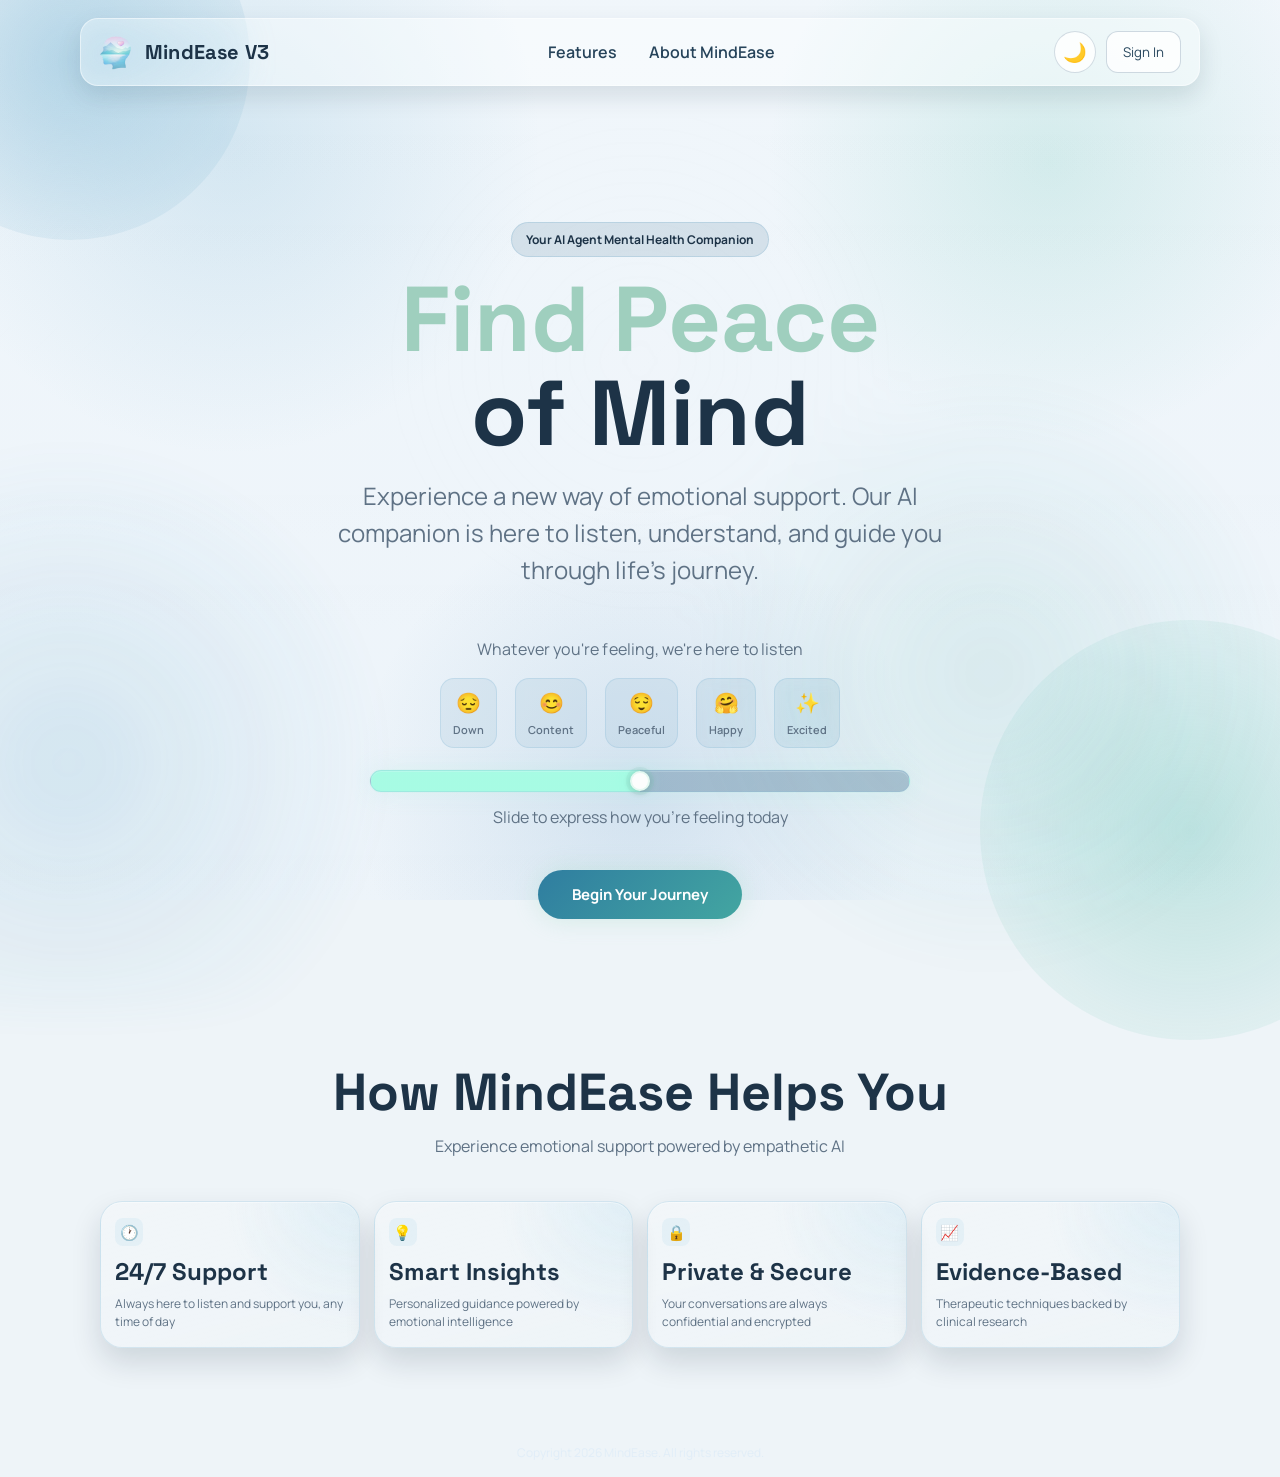
<file: Frontend/index.html>
<!DOCTYPE html>
<html lang="en">
<head>
	<meta charset="UTF-8">
	<meta name="viewport" content="width=device-width, initial-scale=1.0">
	<title>MindEase | Begin Your Journey</title>
	<link rel="preconnect" href="https://fonts.googleapis.com">
	<link rel="preconnect" href="https://fonts.gstatic.com" crossorigin>
	<link href="https://fonts.googleapis.com/css2?family=Space+Grotesk:wght@400;500;600;700&family=Manrope:wght@400;500;700&display=swap" rel="stylesheet">
	<link rel="stylesheet" href="styles/base.css">
	<link rel="stylesheet" href="styles/home.css">
</head>
<body>
	<div class="ambient-shape one"></div>
	<div class="ambient-shape two"></div>

	<header class="topbar">
		<div class="brand-wrap">
			<img src="logo.jpg" alt="MindEase logo" class="brand-logo">
			<div class="brand-text">MindEase V3</div>
		</div>
		<nav class="top-nav">
			<a href="features.html">Features</a>
			<a href="about.html">About MindEase</a>
		</nav>
		<div class="header-right">
			<button id="themeToggle" class="theme-toggle" type="button" aria-label="Toggle theme">🌙</button>
			<button id="headerSignIn" class="ghost-btn">Sign In</button>
		</div>
	</header>

	<main class="landing-page">
		<!-- Hero Section -->
		<section class="hero-section">
			<div class="hero-content">
				<p class="hero-kicker">Your AI Agent Mental Health Companion</p>
				<h1><span class="hero-accent">Find Peace</span><br>of Mind</h1>
				<p class="hero-subtitle">Experience a new way of emotional support. Our AI companion is here to listen, understand, and guide you through life's journey.</p>
				
				<!-- Mood Slider -->
				<div class="mood-slider-section">
					<p class="mood-prompt">Whatever you're feeling, we're here to listen</p>
					<div class="mood-slider-container">
						<div class="mood-option">😔<span>Down</span></div>
						<div class="mood-option">😊<span>Content</span></div>
						<div class="mood-option">😌<span>Peaceful</span></div>
						<div class="mood-option">🤗<span>Happy</span></div>
						<div class="mood-option">✨<span>Excited</span></div>
					</div>
					<input id="landingMoodSlider" class="mood-slider-input" type="range" min="1" max="5" step="1" value="3" aria-label="Mood slider">
					<p class="mood-hint">Slide to express how you're feeling today</p>
				</div>

				<button id="beginBtn" class="primary-btn large-btn">Begin Your Journey</button>
			</div>
		</section>

		<!-- Features Section -->
		<section class="features-section">
			<h2>How MindEase Helps You</h2>
			<p class="features-intro">Experience emotional support powered by empathetic AI</p>
			
			<div class="features-grid">
				<div class="feature-card">
					<div class="feature-icon">🕐</div>
					<h3>24/7 Support</h3>
					<p>Always here to listen and support you, any time of day</p>
				</div>
				<div class="feature-card">
					<div class="feature-icon">💡</div>
					<h3>Smart Insights</h3>
					<p>Personalized guidance powered by emotional intelligence</p>
				</div>
				<div class="feature-card">
					<div class="feature-icon">🔒</div>
					<h3>Private & Secure</h3>
					<p>Your conversations are always confidential and encrypted</p>
				</div>
				<div class="feature-card">
					<div class="feature-icon">📈</div>
					<h3>Evidence-Based</h3>
					<p>Therapeutic techniques backed by clinical research</p>
				</div>
			</div>
		</section>

		<!-- Auth Modal (initially hidden, shown when needed) -->
		<section id="authModal" class="auth-panel reveal hidden">
			<button id="closeAuth" class="close-auth">&times;</button>
			<div class="auth-switch">
				<button id="tabLogin" class="active">Login</button>
				<button id="tabSignup">Sign Up</button>
			</div>

			<form id="authForm" class="auth-form">
				<label id="nameFieldWrap" class="hidden">
					Full Name
					<input id="fullName" type="text" placeholder="Alex Jordan">
				</label>

				<label>
					Email
					<input id="email" type="email" required placeholder="you@example.com">
				</label>

				<label>
					Password
					<input id="password" type="password" required minlength="8" placeholder="Minimum 8 characters">
				</label>

				<label class="password-visibility-row">
					<input id="showPasswordToggle" type="checkbox">
					Show password
				</label>

				<button id="forgotPasswordBtn" type="button" class="text-btn">Forgot Password?</button>

				<button id="authSubmit" type="submit" class="primary-btn">Login</button>
			</form>

			<p id="authMessage" class="form-message"></p>
		</section>
	</main>

	<footer class="site-footer">Copyright 2026 MindEase. All rights reserved.</footer>

	<script src="theme.js"></script>
	<script src="auth.js"></script>
</body>
</html>
</file>
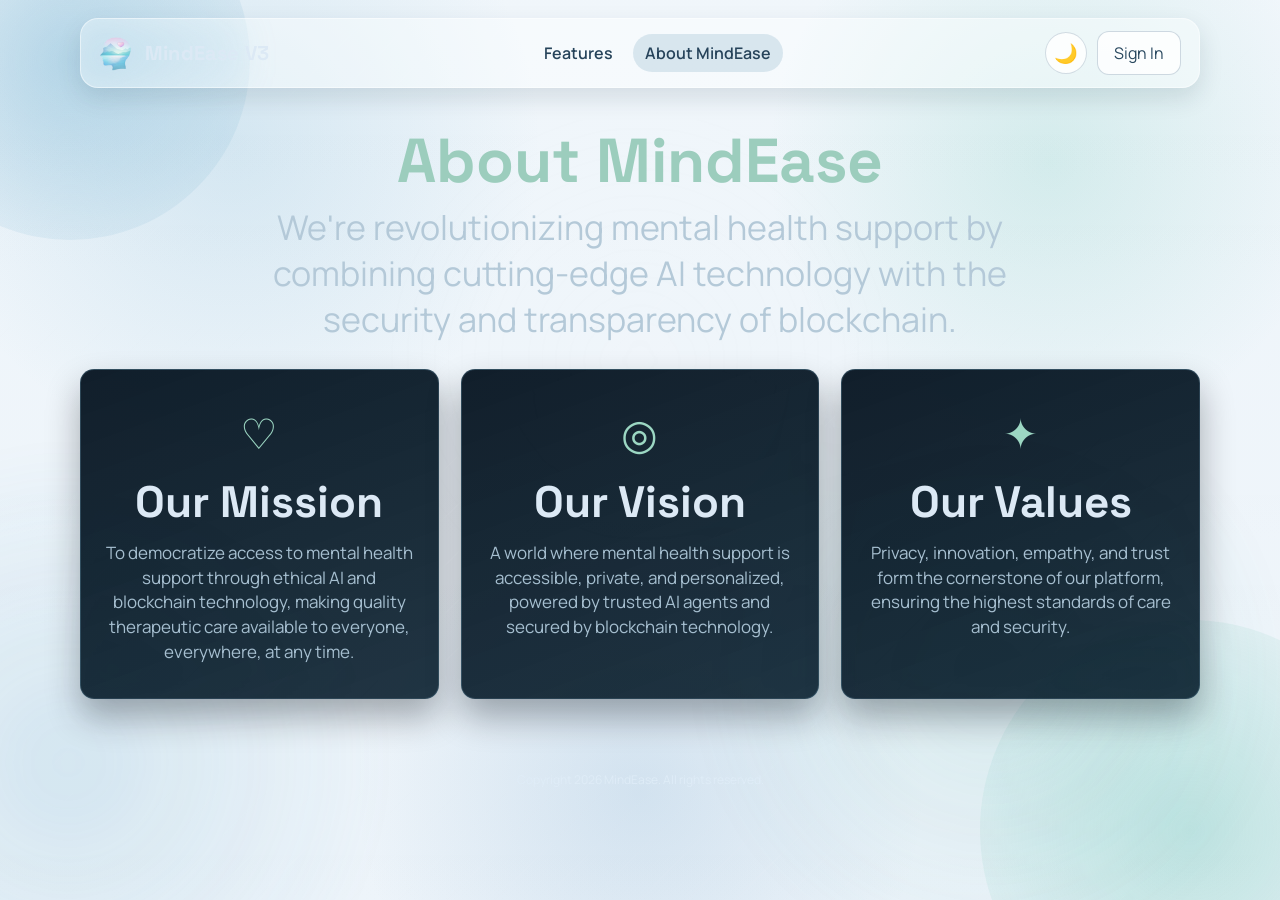
<file: Frontend/about.html>
<!DOCTYPE html>
<html lang="en">
<head>
  <meta charset="UTF-8">
  <meta name="viewport" content="width=device-width, initial-scale=1.0">
  <title>About MindEase | MindEase</title>
  <link rel="preconnect" href="https://fonts.googleapis.com">
  <link rel="preconnect" href="https://fonts.gstatic.com" crossorigin>
  <link href="https://fonts.googleapis.com/css2?family=Space+Grotesk:wght@400;500;600;700&family=Manrope:wght@400;500;700&display=swap" rel="stylesheet">
  <link rel="stylesheet" href="styles/base.css">
  <link rel="stylesheet" href="styles/about.css">
</head>
<body class="about-page">
  <div class="ambient-shape one"></div>
  <div class="ambient-shape two"></div>

  <header class="topbar">
    <div class="brand-wrap">
      <img src="logo.jpg" alt="MindEase logo" class="brand-logo">
      <div class="brand-text">MindEase V3</div>
    </div>
    <nav class="top-nav">
      <a href="features.html">Features</a>
      <a href="about.html" class="active">About MindEase</a>
    </nav>
    <div class="header-right">
      <button id="themeToggle" class="theme-toggle" type="button" aria-label="Toggle theme">🌙</button>
      <a id="headerAuthLink" href="auth.html?redirect=dashboard" class="ghost-btn">Sign In</a>
    </div>
  </header>

  <main class="page-shell about-shell">
    <section class="about-hero">
      <h1>About MindEase</h1>
      <p class="subtitle">We're revolutionizing mental health support by combining cutting-edge AI technology with the security and transparency of blockchain.</p>
    </section>

    <section class="about-grid">
      <article class="about-card">
        <div class="card-icon">♡</div>
        <h2>Our Mission</h2>
        <p>To democratize access to mental health support through ethical AI and blockchain technology, making quality therapeutic care available to everyone, everywhere, at any time.</p>
      </article>
      <article class="about-card">
        <div class="card-icon">◎</div>
        <h2>Our Vision</h2>
        <p>A world where mental health support is accessible, private, and personalized, powered by trusted AI agents and secured by blockchain technology.</p>
      </article>
      <article class="about-card">
        <div class="card-icon">✦</div>
        <h2>Our Values</h2>
        <p>Privacy, innovation, empathy, and trust form the cornerstone of our platform, ensuring the highest standards of care and security.</p>
      </article>
    </section>
  </main>

  <footer class="site-footer">Copyright 2026 MindEase. All rights reserved.</footer>

  <script src="theme.js"></script>
  <script src="common.js"></script>
</body>
</html>
</file>
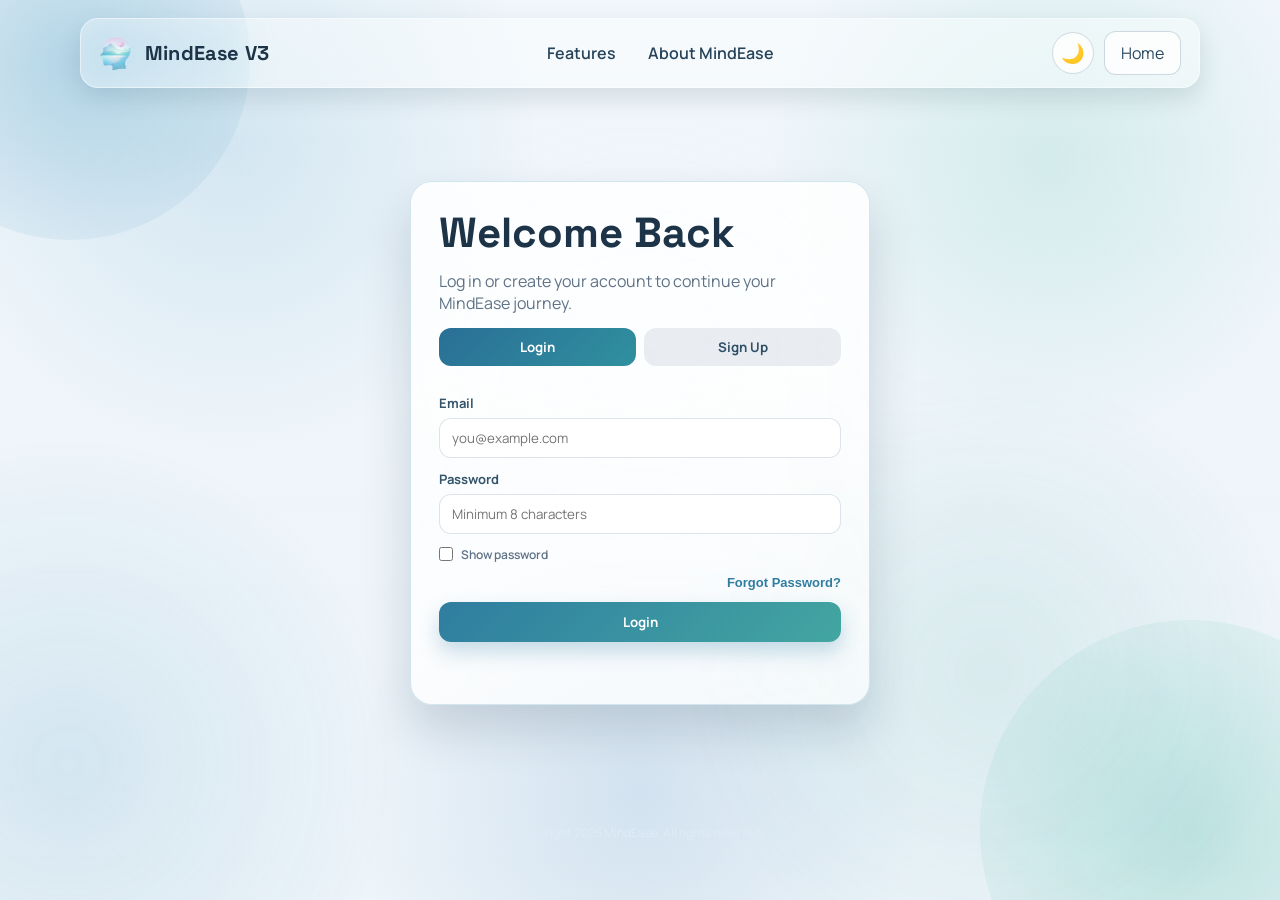
<file: Frontend/auth.html>
<!DOCTYPE html>
<html lang="en">
<head>
  <meta charset="UTF-8">
  <meta name="viewport" content="width=device-width, initial-scale=1.0">
  <title>Sign In | MindEase</title>
  <link rel="preconnect" href="https://fonts.googleapis.com">
  <link rel="preconnect" href="https://fonts.gstatic.com" crossorigin>
  <link href="https://fonts.googleapis.com/css2?family=Space+Grotesk:wght@400;500;600;700&family=Manrope:wght@400;500;700&display=swap" rel="stylesheet">
  <link rel="stylesheet" href="styles/base.css">
  <link rel="stylesheet" href="styles/auth-page.css">
</head>
<body class="auth-page">
  <div class="ambient-shape one"></div>
  <div class="ambient-shape two"></div>

  <header class="topbar">
    <div class="brand-wrap">
      <img src="logo.jpg" alt="MindEase logo" class="brand-logo">
      <div class="brand-text">MindEase V3</div>
    </div>
    <nav class="top-nav">
      <a href="features.html">Features</a>
      <a href="about.html">About MindEase</a>
    </nav>
    <div class="header-right">
      <button id="themeToggle" class="theme-toggle" type="button" aria-label="Toggle theme">🌙</button>
      <a href="index.html" class="ghost-btn">Home</a>
    </div>
  </header>

  <main class="auth-page-shell">
    <section class="auth-card reveal">
      <h1>Welcome Back</h1>
      <p>Log in or create your account to continue your MindEase journey.</p>

      <div class="auth-switch">
        <button id="tabLogin" class="active" type="button">Login</button>
        <button id="tabSignup" type="button">Sign Up</button>
      </div>

      <form id="authForm" class="auth-form">
        <label id="nameFieldWrap" class="hidden">
          Full Name
          <input id="fullName" type="text" placeholder="Alex Jordan">
        </label>

        <label>
          Email
          <input id="email" type="email" required placeholder="you@example.com">
        </label>

        <label>
          Password
          <input id="password" type="password" required minlength="8" placeholder="Minimum 8 characters">
        </label>

        <label class="password-visibility-row">
          <input id="showPasswordToggle" type="checkbox">
          Show password
        </label>

        <button id="forgotPasswordBtn" type="button" class="text-btn">Forgot Password?</button>
        <button id="authSubmit" type="submit" class="primary-btn">Login</button>
      </form>

      <p id="authMessage" class="form-message"></p>
    </section>
  </main>

  <footer class="site-footer">Copyright 2026 MindEase. All rights reserved.</footer>

  <script src="theme.js"></script>
  <script src="auth-page.js"></script>
</body>
</html>
</file>
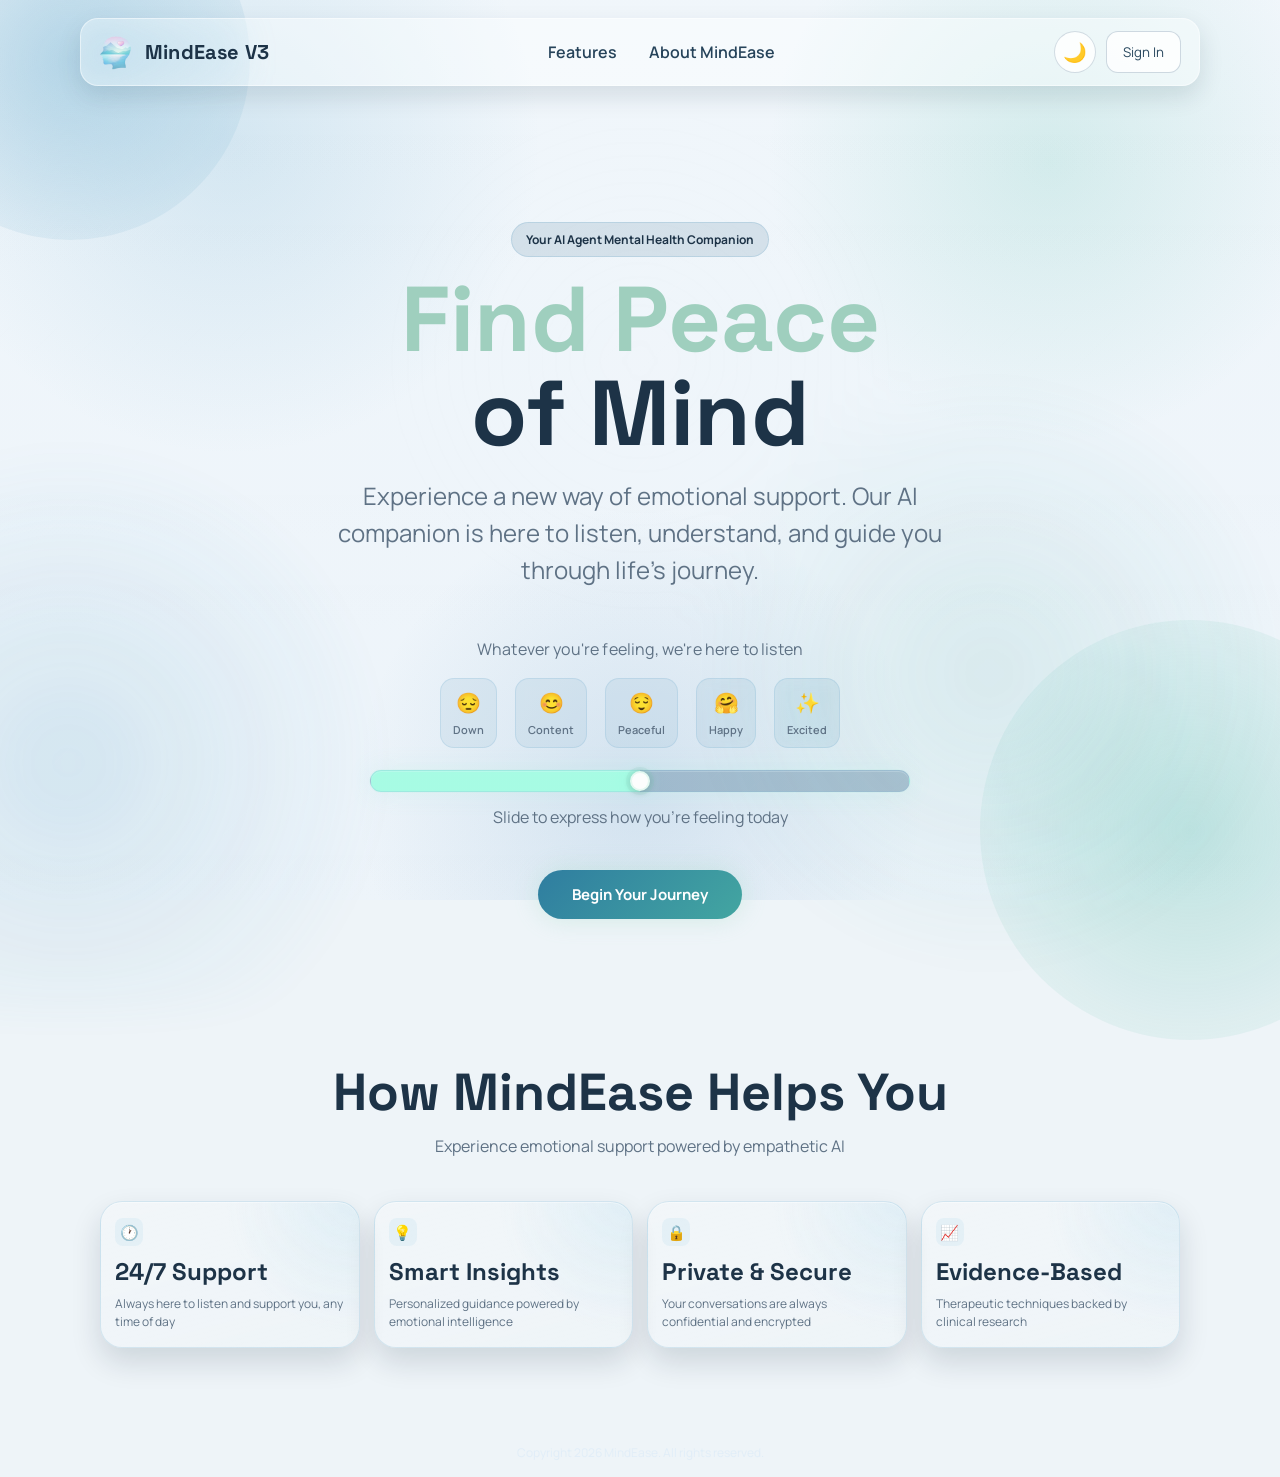
<file: Frontend/chat.html>
<!DOCTYPE html>
<html lang="en">
<head>
  <meta charset="UTF-8">
  <meta name="viewport" content="width=device-width, initial-scale=1.0">
  <title>Chat | MindEase</title>
  <link rel="preconnect" href="https://fonts.googleapis.com">
  <link rel="preconnect" href="https://fonts.gstatic.com" crossorigin>
  <link href="https://fonts.googleapis.com/css2?family=Space+Grotesk:wght@400;500;600;700&family=Manrope:wght@400;500;700&display=swap" rel="stylesheet">
  <link rel="stylesheet" href="styles/base.css">
  <link rel="stylesheet" href="styles/chat.css">
</head>
<body>
  <div class="ambient-shape one"></div>
  <div class="ambient-shape two"></div>

  <header class="topbar">
    <div class="brand-wrap">
      <img src="logo.jpg" alt="MindEase logo" class="brand-logo">
      <div class="brand-text">MindEase V3</div>
    </div>
    <nav class="top-nav">
      <a href="about.html">About</a>
      <a href="features.html">Features</a>
      <a href="chat.html" class="active">Chat</a>
      <a href="dashboard.html">Dashboard</a>
    </nav>
    <button id="themeToggle" class="theme-toggle" type="button" aria-label="Toggle theme">🌙</button>
    <button id="logoutBtn" class="ghost-btn">Logout</button>
  </header>

  <main class="page-shell">
    <section class="page-header">
      <div>
        <p class="eyebrow">Therapy Companion</p>
        <h1 id="welcomeUser">Welcome back.</h1>
      </div>
      <div class="page-actions">
        <button id="deleteCurrentBtn" class="danger-btn" type="button">Delete Current Chat</button>
        <a href="dashboard.html" class="primary-btn" style="padding: 10px 14px; display: inline-flex; align-items: center;">Open Mood Dashboard</a>
      </div>
    </section>

    <section class="chat-workspace">
      <aside class="recents-panel">
        <div class="recents-header">
          <h3>Recents</h3>
          <button id="newChatBtn" class="ghost-btn new-chat-icon-btn" type="button" aria-label="Start new chat">+</button>
        </div>
        <div id="recentChats" class="recent-list scroll-area"></div>
      </aside>

      <section class="grid-2 chat-main-grid">
        <article class="chat-card">
          <div id="chatMessages" class="messages"></div>

          <div class="chat-controls">
            <div class="control-row">
              <input id="messageInput" placeholder="Share your thought or ask for support...">
              <button id="sendBtn" class="send-btn">Send</button>
            </div>
            <p id="typingStatus" class="typing-status hidden" aria-live="polite">MindEase is typing...</p>
            <p id="chatError" class="form-message"></p>
          </div>
        </article>

        <aside class="info-card">
          <div class="mood-title-row">
            <p class="eyebrow">Mood Tracking</p>
            <div class="mood-info-row near-title">
              <button id="moodInfoBtn" class="info-btn" type="button" aria-label="Mood tracking information">i</button>
              <span class="mood-info-tooltip">Privacy First: Mood logs and chat history are tied to your account with token-based authentication.</span>
            </div>
          </div>
          <h2 style="margin-bottom: 8px;">Log your emotion now</h2>
          <p class="subtitle" style="margin-bottom: 8px;">Your entries are time-stamped and visible in the dashboard with reminders.</p>

          <div class="mood-grid">
            <button class="mood-btn" data-mood="happy">Happy</button>
            <button class="mood-btn" data-mood="neutral">Neutral</button>
            <button class="mood-btn" data-mood="sad">Sad</button>
            <button class="mood-btn" data-mood="anxious">Anxious</button>
            <button class="mood-btn" data-mood="stressed">Stressed</button>
            <button class="mood-btn" data-mood="tired">Tired</button>
            <button class="mood-btn" data-mood="grateful">Grateful</button>
          </div>

          <div class="stack-form mood-note-stack" style="margin-top: 12px;">
            <label>
              Optional note
              <textarea id="moodNote" placeholder="What happened around this mood?"></textarea>
            </label>
          </div>

        </aside>
      </section>
    </section>
  </main>

  <footer class="site-footer">Copyright 2026 MindEase. All rights reserved.</footer>

  <script src="theme.js"></script>
  <script src="common.js"></script>
  <script src="chat.js"></script>
</body>
</html>
</file>
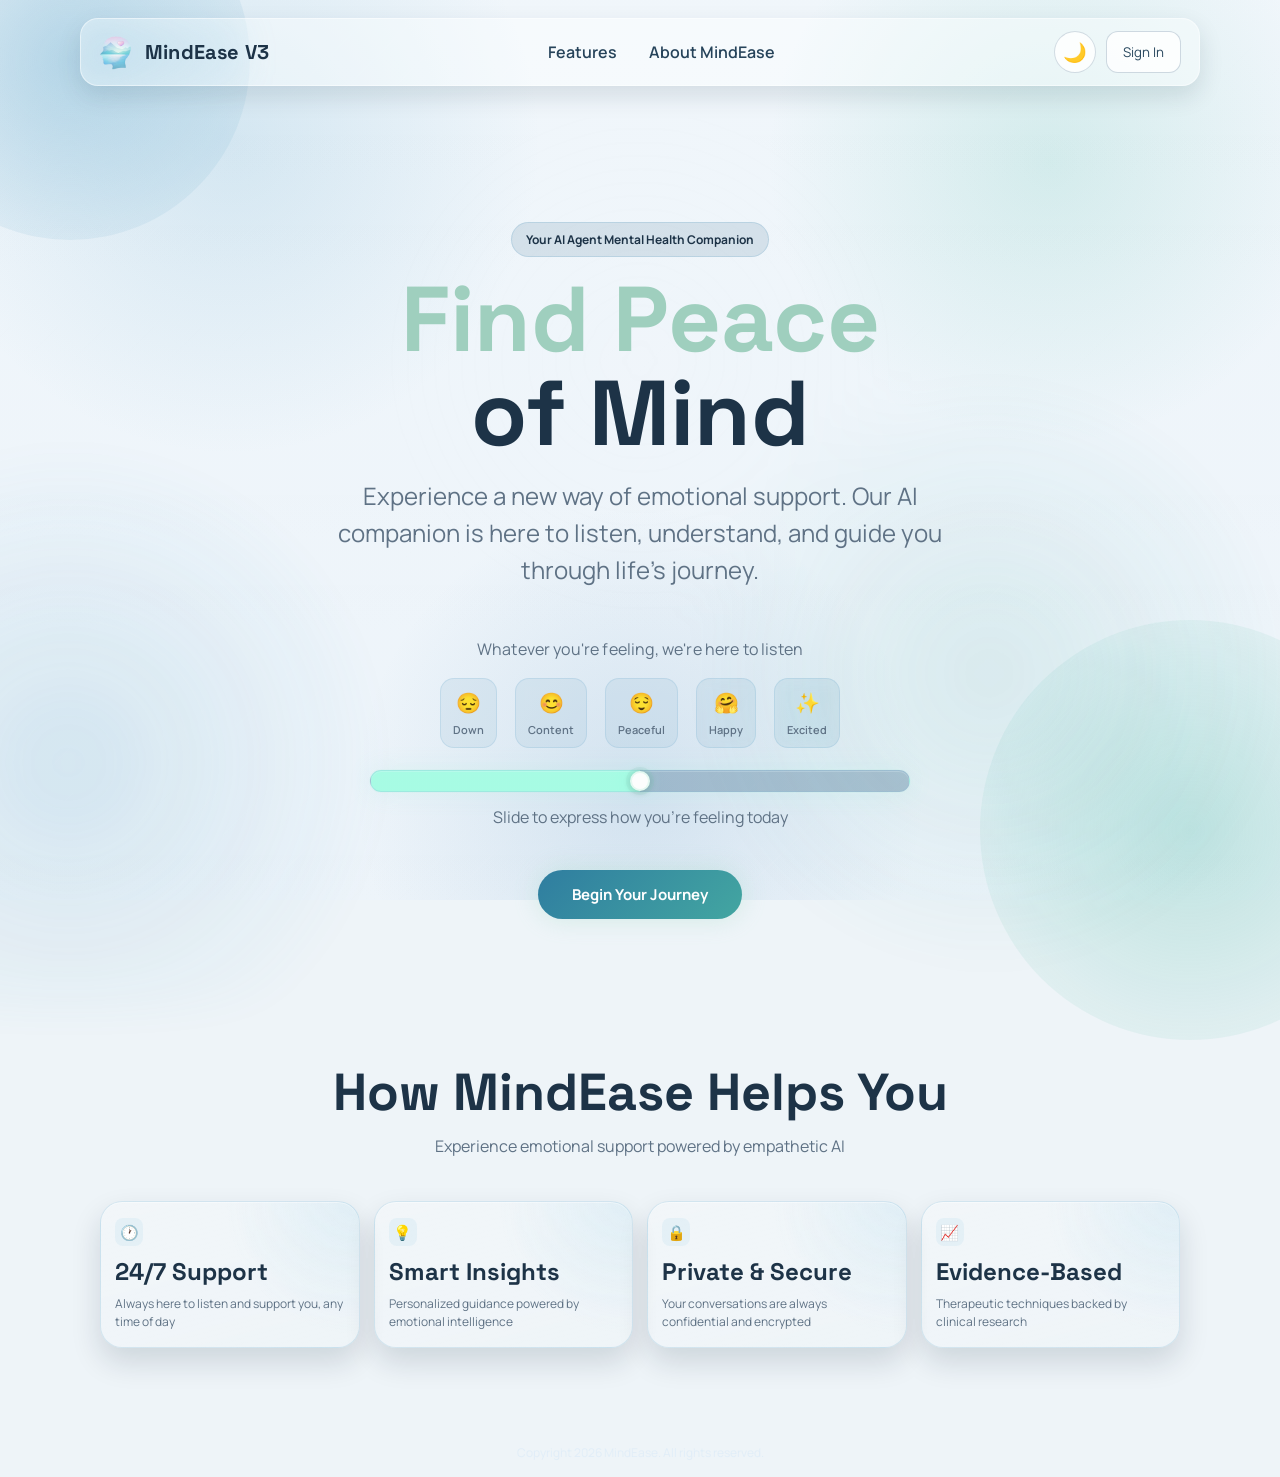
<file: Frontend/dashboard.html>
<!DOCTYPE html>
<html lang="en">
<head>
  <meta charset="UTF-8">
  <meta name="viewport" content="width=device-width, initial-scale=1.0">
  <title>Dashboard | MindEase</title>
  <link rel="preconnect" href="https://fonts.googleapis.com">
  <link rel="preconnect" href="https://fonts.gstatic.com" crossorigin>
  <link href="https://fonts.googleapis.com/css2?family=Space+Grotesk:wght@400;500;600;700&family=Manrope:wght@400;500;700&display=swap" rel="stylesheet">
  <link rel="stylesheet" href="styles/base.css">
  <link rel="stylesheet" href="styles/dashboard.css">
</head>
<body class="dashboard-page">
  <div class="ambient-shape one"></div>
  <div class="ambient-shape two"></div>

  <header class="topbar">
    <div class="brand-wrap">
      <img src="logo.jpg" alt="MindEase logo" class="brand-logo">
      <div class="brand-text">MindEase V3</div>
    </div>
    <nav class="top-nav">
      <a href="index.html">Home</a>
      <a href="features.html">Features</a>
      <a href="chat.html">Chat</a>
      <a href="about.html">About</a>
      <a href="dashboard.html" class="active">Dashboard</a>
    </nav>
    <div class="header-right">
      <button id="logoutBtn" class="ghost-btn">Logout</button>
    </div>
  </header>

  <main class="page-shell dashboard-shell">
    <section class="dashboard-hero dashboard-card">
      <div class="hero-copy">
        <p class="eyebrow">Progress Tracking</p>
        <h1>Welcome back, there</h1>
        <p class="dashboard-date" id="dashboardDate">Sunday, April 5</p>
      </div>
    </section>

    <section class="dashboard-grid">
      <article class="dashboard-card quick-actions-card">
        <div class="section-heading compact">
          <h2>Quick Actions</h2>
          <p>Start your wellness journey</p>
        </div>
        <button id="startTherapyBtn" class="primary-action" type="button">
          <span class="card-emoji">💬</span>
          <span class="action-title">Start Therapy</span>
          <small>Begin a new session</small>
        </button>
        <div class="mini-action-grid">
          <button id="trackMoodBtn" class="mini-action" type="button">
            <span class="card-emoji">❤️</span>
            <span class="action-title">Track Mood</span>
            <small>How are you feeling?</small>
          </button>
          <button id="checkinBtn" class="mini-action" type="button">
            <span class="card-emoji">🫀</span>
            <span class="action-title">Check-in</span>
            <small>Quick wellness check</small>
          </button>
        </div>
      </article>

      <article class="dashboard-card overview-card">
        <div class="section-heading compact">
          <h2>Today's Overview</h2>
          <p>Your wellness metrics for <span id="overviewDateInline">today</span></p>
        </div>
        <div id="summaryWrap" class="overview-stats"></div>
        <div class="dashboard-meta" id="reminderBanner">Loading overview...</div>
      </article>

      <article class="dashboard-card insights-card">
        <div class="section-heading compact">
          <h2>Insights</h2>
          <p>Personalized recommendations based on your activity patterns</p>
        </div>
        <div id="moodGraph" class="mood-graph" aria-label="Mood trend graph"></div>
        <p id="graphCaption" class="graph-caption">Loading mood trend...</p>
        <div id="insightsList" class="insights-list"></div>
      </article>
    </section>

    <section class="dashboard-card activities-card">
      <div class="section-heading compact">
        <h2>Anxiety Relief Activities</h2>
        <p>Interactive exercises to help reduce stress and anxiety</p>
      </div>
      <div class="activity-grid">
        <button id="breathingBtn" class="activity-item activity-trigger active" type="button" data-activity="breathing" data-label="Breathing Patterns">
          <div class="activity-icon blue">〰</div>
          <div>
            <h3>Breathing Patterns</h3>
            <p>Follow calming breathing exercises with visual guidance</p>
            <span class="activity-time">5 mins</span>
          </div>
        </button>
        <button id="journalBtn" class="activity-item activity-trigger" type="button" data-activity="journal" data-label="Journal">
          <div class="activity-icon rose">✎</div>
          <div>
            <h3>Journal</h3>
            <p>Reflect with a quote from philosophers and famous voices</p>
            <span class="activity-time">10 mins</span>
          </div>
        </button>
        <button id="forestBtn" class="activity-item activity-trigger" type="button" data-activity="forest" data-label="Mindful Forest">
          <div class="activity-icon green">🌲</div>
          <div>
            <h3>Mindful Forest</h3>
            <p>Take a peaceful walk through a virtual forest</p>
            <span class="activity-time">15 mins</span>
          </div>
        </button>
        <button id="oceanBtn" class="activity-item activity-trigger" type="button" data-activity="ocean" data-label="Ocean Waves">
          <div class="activity-icon aqua">≋</div>
          <div>
            <h3>Ocean Waves</h3>
            <p>Match your breath with gentle ocean waves</p>
            <span class="activity-time">8 mins</span>
          </div>
        </button>
      </div>
      <div class="activities-cta-wrap">
        <button id="activityStartCta" class="activities-cta" type="button">Start Breathing Patterns</button>
      </div>
    </section>

    <section id="checkinModal" class="modal" aria-hidden="true">
      <div class="modal-card">
        <div class="modal-head">
          <div>
            <h2>Log Activity</h2>
            <p class="modal-subtitle">Record your wellness activity</p>
          </div>
          <button id="closeCheckinModal" class="modal-close" type="button" aria-label="Close">&#10005;</button>
        </div>

        <form id="checkinForm" class="modal-form">
          <label>
            Activity Type
            <select id="activityType" required>
              <option value="">Select activity type</option>
              <option value="meditation">Meditation</option>
              <option value="walk">Walk</option>
              <option value="breathing">Breathing Exercise</option>
              <option value="journal">Journaling</option>
              <option value="sleep">Sleep Hygiene</option>
            </select>
          </label>

          <label>
            Name
            <input id="activityName" type="text" placeholder="Morning Meditation, Evening Walk, etc." required>
          </label>

          <label>
            Duration (minutes)
            <input id="activityDuration" type="number" min="1" max="300" value="15" required>
          </label>

          <label>
            Description (optional)
            <textarea id="activityDesc" placeholder="How did it go?"></textarea>
          </label>

          <div class="modal-actions">
            <button id="cancelCheckin" class="ghost-btn" type="button">Cancel</button>
            <button class="primary-btn" type="submit">Save Activity</button>
          </div>
        </form>
      </div>
    </section>

    <section id="moodModal" class="modal" aria-hidden="true">
      <div class="modal-card mood-modal-card">
        <div class="modal-head">
          <div>
            <h2>How are you feeling?</h2>
            <p class="modal-subtitle">Move the slider to track your current mood</p>
          </div>
          <button id="closeMoodModal" class="modal-close" type="button" aria-label="Close">&#10005;</button>
        </div>

        <div class="mood-display">
          <div id="moodEmoji" class="mood-display-emoji">&#128578;</div>
          <div id="moodLabel" class="mood-display-label">Neutral</div>
        </div>

        <div class="mood-popup-options" aria-hidden="true">
          <span>&#128532;</span>
          <span>&#128562;</span>
          <span>&#128578;</span>
          <span>&#128515;</span>
          <span>&#129303;</span>
        </div>

        <input id="moodSlider" class="mood-slider-input" type="range" min="1" max="5" step="1" value="3">

        <label class="mood-note-wrap">
          Optional note
          <textarea id="moodPopupNote" placeholder="Anything you want to capture about this mood"></textarea>
        </label>

        <div class="modal-actions mood-actions">
          <button id="saveMoodBtn" class="primary-btn" type="button">Save Mood</button>
        </div>
      </div>
    </section>

    <section id="breathingModal" class="modal" aria-hidden="true">
      <div class="modal-card activity-modal-card">
        <div class="modal-head">
          <h2>Breathing Patterns</h2>
          <button id="closeBreathingModal" class="modal-close" type="button" aria-label="Close">&#10005;</button>
        </div>
        <div class="breathing-core">
          <div class="breathing-orb">〰</div>
          <h3 id="breathingPhase">Breathe In</h3>
          <div class="breathing-progress"><span id="breathingProgressFill"></span></div>
          <p id="breathingRound">Round 1 of 5</p>
          <button id="breathingPauseBtn" class="ghost-btn" type="button">Pause</button>
        </div>
      </div>
    </section>

    <section id="forestModal" class="modal" aria-hidden="true">
      <div class="modal-card activity-modal-card soundscape-modal">
        <div class="modal-head">
          <h2>Mindful Forest</h2>
          <button id="closeForestModal" class="modal-close" type="button" aria-label="Close">&#10005;</button>
        </div>
        <div class="soundscape-icon forest">🌲</div>
        <label class="soundscape-label">
          Timer (minutes)
          <input id="forestTimer" type="number" min="1" max="120" value="60">
        </label>
        <label class="soundscape-label">
          Volume
          <input id="forestVolume" type="range" min="0" max="100" value="75">
        </label>
        <p id="forestRemaining" class="soundscape-remaining">60:00 remaining</p>
        <div class="modal-actions">
          <button id="forestStartBtn" class="primary-btn" type="button">Start</button>
          <button id="forestPauseBtn" class="ghost-btn" type="button">Pause</button>
          <button id="forestStopBtn" class="danger-btn" type="button">Stop</button>
        </div>
      </div>
    </section>

    <section id="oceanModal" class="modal" aria-hidden="true">
      <div class="modal-card activity-modal-card soundscape-modal">
        <div class="modal-head">
          <h2>Ocean Waves</h2>
          <button id="closeOceanModal" class="modal-close" type="button" aria-label="Close">&#10005;</button>
        </div>
        <div class="soundscape-icon ocean">≋</div>
        <label class="soundscape-label">
          Timer (minutes)
          <input id="oceanTimer" type="number" min="1" max="120" value="60">
        </label>
        <label class="soundscape-label">
          Volume
          <input id="oceanVolume" type="range" min="0" max="100" value="75">
        </label>
        <p id="oceanRemaining" class="soundscape-remaining">60:00 remaining</p>
        <div class="modal-actions">
          <button id="oceanStartBtn" class="primary-btn" type="button">Start</button>
          <button id="oceanPauseBtn" class="ghost-btn" type="button">Pause</button>
          <button id="oceanStopBtn" class="danger-btn" type="button">Stop</button>
        </div>
      </div>
    </section>

    <section id="journalModal" class="modal" aria-hidden="true">
      <div class="modal-card activity-modal-card journal-modal">
        <div class="modal-head">
          <h2>Journal</h2>
          <button id="closeJournalModal" class="modal-close" type="button" aria-label="Close">&#10005;</button>
        </div>
        <p class="modal-subtitle">Write what you feel, want, or need to remember. Your entries stay in your journal history.</p>

        <form id="journalForm" class="journal-form">
          <label for="journalEntryInput" class="journal-label">Your entry</label>
          <textarea id="journalEntryInput" class="journal-input" rows="6" maxlength="4000" placeholder="Write whatever is on your mind..."></textarea>
          <div class="modal-actions journal-actions">
            <button id="saveJournalBtn" class="primary-btn" type="submit">Save Entry</button>
            <button id="clearJournalBtn" class="ghost-btn" type="button">Clear</button>
          </div>
        </form>
        <p id="journalStatus" class="journal-status" aria-live="polite"></p>

        <section class="journal-history-panel">
          <div class="section-heading compact journal-history-heading">
            <h3>Journal History</h3>
            <p>Recent entries from this account</p>
          </div>
          <div id="journalHistoryList" class="journal-history-list scroll-area"></div>
          <div class="journal-history-actions">
            <button id="loadMoreJournalBtn" class="ghost-btn" type="button">Load older records</button>
          </div>
        </section>
      </div>
    </section>
  </main>

  <footer class="site-footer">Copyright 2026 MindEase. All rights reserved.</footer>

  <script src="theme.js"></script>
  <script src="common.js"></script>
  <script src="dashboard.js"></script>
</body>
</html>
</file>
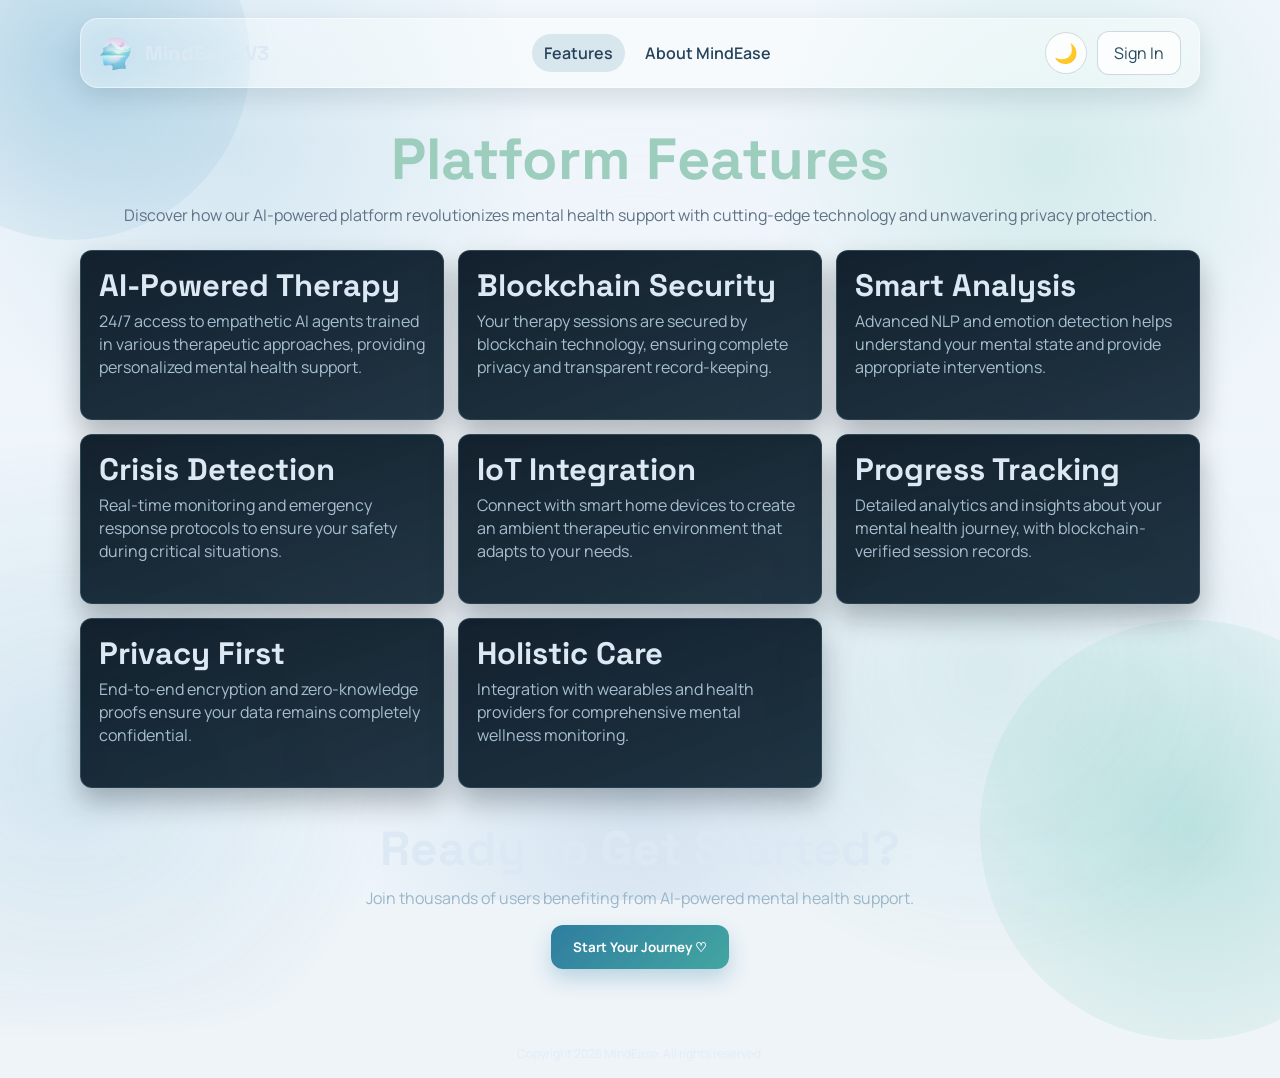
<file: Frontend/features.html>
<!DOCTYPE html>
<html lang="en">
<head>
  <meta charset="UTF-8">
  <meta name="viewport" content="width=device-width, initial-scale=1.0">
  <title>Platform Features | MindEase</title>
  <link rel="preconnect" href="https://fonts.googleapis.com">
  <link rel="preconnect" href="https://fonts.gstatic.com" crossorigin>
  <link href="https://fonts.googleapis.com/css2?family=Space+Grotesk:wght@400;500;600;700&family=Manrope:wght@400;500;700&display=swap" rel="stylesheet">
  <link rel="stylesheet" href="styles/base.css">
  <link rel="stylesheet" href="styles/features.css">
</head>
<body class="features-page">
  <div class="ambient-shape one"></div>
  <div class="ambient-shape two"></div>

  <header class="topbar">
    <div class="brand-wrap">
      <img src="logo.jpg" alt="MindEase logo" class="brand-logo">
      <div class="brand-text">MindEase V3</div>
    </div>
    <nav class="top-nav">
      <a href="features.html" class="active">Features</a>
      <a href="about.html">About MindEase</a>
    </nav>
    <div class="header-right">
      <button id="themeToggle" class="theme-toggle" type="button" aria-label="Toggle theme">🌙</button>
      <a id="headerAuthLink" href="auth.html?redirect=dashboard" class="ghost-btn">Sign In</a>
    </div>
  </header>

  <main class="page-shell features-shell">
    <section class="features-hero">
      <h1>Platform Features</h1>
      <p class="subtitle">Discover how our AI-powered platform revolutionizes mental health support with cutting-edge technology and unwavering privacy protection.</p>
    </section>

    <section class="features-cards-grid">
      <article class="feature-detail-card">
        <h2>AI-Powered Therapy</h2>
        <p>24/7 access to empathetic AI agents trained in various therapeutic approaches, providing personalized mental health support.</p>
      </article>
      <article class="feature-detail-card">
        <h2>Blockchain Security</h2>
        <p>Your therapy sessions are secured by blockchain technology, ensuring complete privacy and transparent record-keeping.</p>
      </article>
      <article class="feature-detail-card">
        <h2>Smart Analysis</h2>
        <p>Advanced NLP and emotion detection helps understand your mental state and provide appropriate interventions.</p>
      </article>
      <article class="feature-detail-card">
        <h2>Crisis Detection</h2>
        <p>Real-time monitoring and emergency response protocols to ensure your safety during critical situations.</p>
      </article>
      <article class="feature-detail-card">
        <h2>IoT Integration</h2>
        <p>Connect with smart home devices to create an ambient therapeutic environment that adapts to your needs.</p>
      </article>
      <article class="feature-detail-card">
        <h2>Progress Tracking</h2>
        <p>Detailed analytics and insights about your mental health journey, with blockchain-verified session records.</p>
      </article>
      <article class="feature-detail-card">
        <h2>Privacy First</h2>
        <p>End-to-end encryption and zero-knowledge proofs ensure your data remains completely confidential.</p>
      </article>
      <article class="feature-detail-card">
        <h2>Holistic Care</h2>
        <p>Integration with wearables and health providers for comprehensive mental wellness monitoring.</p>
      </article>
    </section>

    <section class="features-cta">
      <h2>Ready to Get Started?</h2>
      <p>Join thousands of users benefiting from AI-powered mental health support.</p>
      <button id="startJourneyBtn" class="primary-btn" type="button">Start Your Journey ♡</button>
    </section>
  </main>

  <footer class="site-footer">Copyright 2026 MindEase. All rights reserved.</footer>

  <script src="theme.js"></script>
  <script src="common.js"></script>
  <script src="features.js"></script>
</body>
</html>
</file>
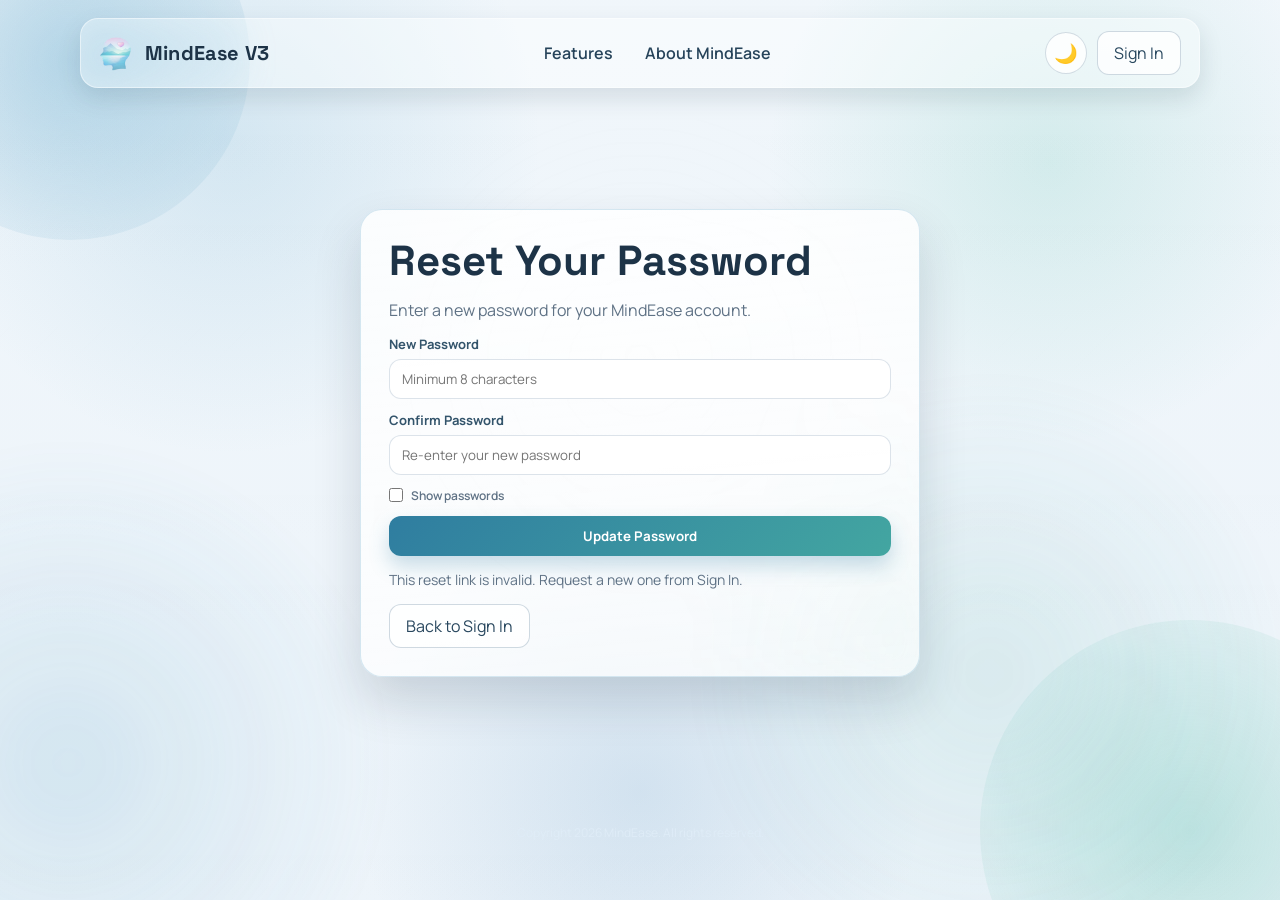
<file: Frontend/reset-password.html>
<!DOCTYPE html>
<html lang="en">
<head>
  <meta charset="UTF-8">
  <meta name="viewport" content="width=device-width, initial-scale=1.0">
  <title>Reset Password | MindEase</title>
  <link rel="preconnect" href="https://fonts.googleapis.com">
  <link rel="preconnect" href="https://fonts.gstatic.com" crossorigin>
  <link href="https://fonts.googleapis.com/css2?family=Space+Grotesk:wght@400;500;600;700&family=Manrope:wght@400;500;700&display=swap" rel="stylesheet">
  <link rel="stylesheet" href="styles/base.css">
  <link rel="stylesheet" href="styles/reset-password.css">
</head>
<body class="reset-page">
  <div class="ambient-shape one"></div>
  <div class="ambient-shape two"></div>

  <header class="topbar">
    <div class="brand-wrap">
      <img src="logo.jpg" alt="MindEase logo" class="brand-logo">
      <div class="brand-text">MindEase V3</div>
    </div>
    <nav class="top-nav">
      <a href="features.html">Features</a>
      <a href="about.html">About MindEase</a>
    </nav>
    <div class="header-right">
      <button id="themeToggle" class="theme-toggle" type="button" aria-label="Toggle theme">🌙</button>
      <a id="headerAuthLink" href="auth.html?redirect=dashboard" class="ghost-btn">Sign In</a>
    </div>
  </header>

  <main class="reset-shell">
    <section class="reset-card reveal">
      <h1>Reset Your Password</h1>
      <p>Enter a new password for your MindEase account.</p>
      <form id="resetForm" class="stack-form">
        <label>
          New Password
          <input id="newPassword" type="password" minlength="8" required placeholder="Minimum 8 characters">
        </label>
        <label>
          Confirm Password
          <input id="confirmPassword" type="password" minlength="8" required placeholder="Re-enter your new password">
        </label>
        <label class="password-visibility-row">
          <input id="showResetPasswordsToggle" type="checkbox">
          Show passwords
        </label>
        <button type="submit" class="primary-btn">Update Password</button>
      </form>
      <p id="resetMessage" class="form-message"></p>
      <a href="auth.html?redirect=dashboard" class="ghost-btn reset-back-btn">Back to Sign In</a>
    </section>
  </main>

  <footer class="site-footer">Copyright 2026 MindEase. All rights reserved.</footer>

  <script src="theme.js"></script>
  <script src="common.js"></script>
  <script src="reset-password.js"></script>
</body>
</html>
</file>
<file: Frontend/styles/base.css>
:root {
  --background: 180 20% 99%;
  --foreground: 200 8% 24%;
  --card: 180 20% 99%;
  --card-foreground: 200 8% 24%;
  --popover: 180 20% 99%;
  --popover-foreground: 200 8% 24%;
  --primary: 150 30% 60%;
  --primary-foreground: 150 40% 16%;
  --secondary: 250 20% 96%;
  --secondary-foreground: 250 10% 30%;
  --muted: 210 20% 96%;
  --muted-foreground: 215 16% 45%;
  --accent-hsl: 180 25% 95%;
  --accent-foreground: 200 8% 24%;
  --destructive: 0 84% 60%;
  --destructive-foreground: 210 20% 98%;
  --border: 200 10% 90%;
  --input: 200 10% 90%;
  --ring: 150 30% 60%;
  --radius: 0.75rem;

  --bg-1: #0f1f2c;
  --bg-2: #173346;
  --bg-3: #eef4f8;
  --surface: rgba(255, 255, 255, 0.78);
  --surface-strong: rgba(255, 255, 255, 0.9);
  --surface-dark: rgba(14, 30, 42, 0.8);
  --surface-dark-strong: rgba(12, 24, 36, 0.9);
  --text-main: #1d3347;
  --text-soft: #5f7285;
  --text-dark-main: #dce9f3;
  --text-dark-soft: #9db2c4;
  --accent: #2f7da0;
  --accent-2: #43a6a1;
  --danger: #b42318;
  --ok: #0f8f65;
  --line: rgba(108, 139, 166, 0.24);
  --line-strong: rgba(108, 139, 166, 0.42);
  --radius-xl: 22px;
  --radius-lg: 16px;
  --radius-md: 12px;
  --shadow-lg: 0 24px 48px rgba(10, 36, 60, 0.16);
  --shadow-md: 0 10px 24px rgba(11, 38, 60, 0.12);
}

* {
  box-sizing: border-box;
  border-color: hsl(var(--border));
  transition-property: color, background-color, border-color, text-decoration-color, fill, stroke;
  transition-timing-function: cubic-bezier(0.4, 0, 0.2, 1);
  transition-duration: 0.2s;
  margin: 0;
  padding: 0;
}

html,
body {
  min-height: 100%;
}

body {
  font-family: "Manrope", sans-serif;
  background-color: hsl(var(--background));
  color: hsl(var(--foreground));
  color: var(--text-main);
  position: relative;
  isolation: isolate;
  background:
    radial-gradient(circle at 18% 16%, rgba(123, 182, 212, 0.24), transparent 24%),
    radial-gradient(circle at 82% 18%, rgba(99, 194, 177, 0.2), transparent 22%),
    radial-gradient(circle at 50% 88%, rgba(66, 131, 184, 0.16), transparent 28%),
    linear-gradient(180deg, rgba(241, 247, 252, 0.7), rgba(237, 244, 250, 0.88));
  background-color: #eef4f8;
  background-attachment: fixed;
  overflow-x: hidden;
}

body.dark {
  color-scheme: dark;
  --background: 200 50% 3%;
  --foreground: 210 20% 98%;
  --card: 200 50% 3%;
  --card-foreground: 210 20% 98%;
  --popover: 200 50% 3%;
  --popover-foreground: 210 20% 98%;
  --primary: 150 30% 70%;
  --primary-foreground: 150 40% 16%;
  --secondary: 250 20% 20%;
  --secondary-foreground: 210 20% 98%;
  --muted: 200 50% 10%;
  --muted-foreground: 210 20% 70%;
  --accent-hsl: 200 50% 10%;
  --accent-foreground: 210 20% 98%;
  --destructive: 0 62% 30%;
  --destructive-foreground: 210 20% 98%;
  --border: 200 50% 10%;
  --input: 200 50% 10%;
  --ring: 150 30% 70%;

  color: var(--text-dark-main);
  background:
    radial-gradient(circle at 16% 14%, rgba(92, 157, 196, 0.24), transparent 26%),
    radial-gradient(circle at 84% 20%, rgba(84, 173, 156, 0.19), transparent 24%),
    radial-gradient(circle at 52% 86%, rgba(64, 122, 174, 0.16), transparent 30%),
    linear-gradient(180deg, #071420 0%, #091827 46%, #0a1b2c 100%);
  background-color: #081421;
  background-attachment: fixed;
}

body::before {
  content: "";
  position: fixed;
  inset: 0;
  pointer-events: none;
  z-index: -2;
  background:
    linear-gradient(transparent 0%, rgba(255, 255, 255, 0.04) 100%),
    repeating-linear-gradient(
      135deg,
      rgba(255, 255, 255, 0.035) 0,
      rgba(255, 255, 255, 0.035) 1px,
      transparent 1px,
      transparent 34px
    );
  mix-blend-mode: soft-light;
  opacity: 0.5;
}

body::after {
  content: "";
  position: fixed;
  inset: -12%;
  pointer-events: none;
  z-index: -1;
  background:
    radial-gradient(circle at 14% 78%, rgba(76, 156, 194, 0.18), transparent 20%),
    radial-gradient(circle at 72% 70%, rgba(67, 166, 161, 0.15), transparent 22%),
    radial-gradient(circle at 50% 42%, rgba(255, 255, 255, 0.08), transparent 26%);
  filter: blur(24px);
  opacity: 0.9;
}

h1,
h2,
h3,
.brand-text,
.eyebrow {
  font-family: "Space Grotesk", sans-serif;
}

a {
  color: inherit;
  text-decoration: none;
}

.hidden {
  display: none !important;
}

.scroll-area {
  scrollbar-width: auto;
  scrollbar-color: rgba(190, 235, 255, 0.92) rgba(8, 20, 32, 0.28);
  overscroll-behavior: contain;
  scrollbar-gutter: stable both-edges;
}

.scroll-area::-webkit-scrollbar {
  width: 14px;
  height: 14px;
}

.scroll-area::-webkit-scrollbar-track {
  background: rgba(8, 20, 32, 0.28);
  border: 3px solid transparent;
  background-clip: padding-box;
  border-radius: 999px;
}

.scroll-area::-webkit-scrollbar-thumb {
  border-radius: 999px;
  background: linear-gradient(180deg, rgba(219, 249, 255, 0.98), rgba(129, 213, 230, 0.94));
  border: 2px solid rgba(8, 20, 32, 0.18);
  background-clip: padding-box;
}

.scroll-area::-webkit-scrollbar-thumb:hover {
  background: linear-gradient(180deg, rgba(235, 252, 255, 1), rgba(146, 224, 238, 0.96));
}

body.dark .scroll-area {
  scrollbar-color: rgba(167, 220, 242, 0.98) rgba(10, 25, 38, 0.36);
}

body.dark .scroll-area::-webkit-scrollbar-track {
  background: rgba(10, 25, 38, 0.36);
}

body.dark .scroll-area::-webkit-scrollbar-thumb {
  background: linear-gradient(180deg, rgba(207, 241, 252, 0.98), rgba(104, 176, 204, 0.94));
  border: 2px solid rgba(10, 25, 38, 0.62);
}

body.dark .scroll-area::-webkit-scrollbar-thumb:hover {
  background: linear-gradient(180deg, rgba(225, 249, 255, 1), rgba(120, 196, 221, 0.98));
}

.ambient-shape {
  position: fixed;
  border-radius: 999px;
  pointer-events: none;
  z-index: -1;
}

.ambient-shape.one {
  width: 360px;
  height: 360px;
  top: -120px;
  left: -110px;
  background: radial-gradient(circle, rgba(123, 182, 212, 0.46), rgba(123, 182, 212, 0));
}

.ambient-shape.two {
  width: 420px;
  height: 420px;
  right: -120px;
  bottom: -140px;
  background: radial-gradient(circle, rgba(99, 194, 177, 0.34), rgba(99, 194, 177, 0));
}

.topbar {
  width: min(1120px, calc(100% - 2rem));
  margin: 18px auto 0;
  padding: 12px 18px;
  border-radius: 18px;
  border: 1px solid rgba(255, 255, 255, 0.48);
  background: rgba(252, 254, 255, 0.44);
  backdrop-filter: blur(16px) saturate(1.12);
  box-shadow: var(--shadow-md);
  display: flex;
  align-items: center;
  justify-content: space-between;
  gap: 10px;
}

body.dark .topbar {
  border-color: rgba(163, 214, 236, 0.28);
  background: linear-gradient(160deg, rgba(10, 24, 36, 0.84), rgba(11, 28, 42, 0.78));
  box-shadow: 0 18px 38px rgba(2, 8, 14, 0.42);
}

.brand-wrap {
  display: inline-flex;
  align-items: center;
  gap: 10px;
}

.brand-logo {
  width: 36px;
  height: 36px;
  border-radius: 50%;
  object-fit: cover;
}

.brand-text {
  font-size: 20px;
  font-weight: 700;
  letter-spacing: 0.01em;
}

.top-nav {
  display: inline-flex;
  gap: 8px;
}

.top-nav a {
  padding: 8px 12px;
  border-radius: 999px;
  font-weight: 600;
  color: #26435a;
  transition: background-color 0.18s ease;
}

body.dark .top-nav a {
  color: #d6e8f5;
}

.top-nav a:hover,
.top-nav a.active {
  background: rgba(63, 125, 162, 0.16);
}

body.dark .top-nav a:hover,
body.dark .top-nav a.active {
  background: rgba(144, 203, 233, 0.22);
  box-shadow: inset 0 0 0 1px rgba(169, 219, 243, 0.22);
}

.header-right {
  display: inline-flex;
  align-items: center;
  gap: 10px;
}

.theme-toggle,
.ghost-btn,
.primary-btn,
.send-btn,
.mood-btn,
.danger-btn,
.auth-switch button,
.primary-action,
.mini-action,
.notification-btn,
.close-auth,
.recent-delete {
  border: none;
  font-family: inherit;
  cursor: pointer;
  transition: transform 0.16s ease, box-shadow 0.2s ease, filter 0.2s ease;
}

.theme-toggle,
.notification-btn,
.close-auth,
.recent-delete {
  display: inline-flex;
  align-items: center;
  justify-content: center;
}

.theme-toggle {
  width: 42px;
  height: 42px;
  border-radius: 999px;
  border: 1px solid rgba(96, 129, 156, 0.28);
  background: rgba(255, 255, 255, 0.82);
  color: #22475f;
  font-size: 19px;
}

body.dark .theme-toggle {
  border-color: rgba(163, 214, 236, 0.32);
  background: rgba(125, 183, 214, 0.18);
  color: #f1f8ff;
}

.ghost-btn {
  padding: 10px 14px;
  border: 1px solid rgba(96, 129, 156, 0.3);
  background: rgba(255, 255, 255, 0.78);
  color: #29485f;
}

body.dark .ghost-btn {
  border-color: rgba(163, 214, 236, 0.3);
  background: rgba(122, 173, 202, 0.18);
  color: #e1eef8;
}

.primary-btn {
  padding: 11px 15px;
  border-radius: var(--radius-md);
  background: linear-gradient(135deg, var(--accent), var(--accent-2));
  color: white;
  box-shadow: 0 10px 20px rgba(45, 124, 162, 0.26);
  font-weight: 700;
}

.danger-btn {
  padding: 10px 13px;
  border-radius: var(--radius-md);
  border: 1px solid rgba(180, 35, 24, 0.45);
  background: rgba(180, 35, 24, 0.12);
  color: #b42318;
  font-weight: 700;
}

body.dark .danger-btn {
  color: #ffbcb4;
  background: rgba(180, 35, 24, 0.22);
}

.theme-toggle:hover,
.ghost-btn:hover,
.primary-btn:hover,
.send-btn:hover,
.mood-btn:hover,
.danger-btn:hover,
.auth-switch button:hover,
.primary-action:hover,
.mini-action:hover,
.notification-btn:hover,
.close-auth:hover,
.recent-delete:hover {
  transform: translateY(-1px);
  box-shadow: 0 9px 18px rgba(16, 45, 68, 0.2);
}

.page-shell,
.auth-layout,
.landing-page,
.about-shell,
.dashboard-shell {
  width: min(1120px, calc(100% - 2rem));
  margin-left: auto;
  margin-right: auto;
}

.page-shell {
  margin-top: 24px;
  margin-bottom: 56px;
  display: grid;
  gap: 16px;
}

.page-header {
  display: flex;
  align-items: center;
  justify-content: space-between;
  gap: 12px;
}

.page-actions {
  display: inline-flex;
  align-items: center;
  gap: 10px;
}

.eyebrow {
  color: var(--text-soft);
  letter-spacing: 0.06em;
  text-transform: uppercase;
  font-weight: 700;
  font-size: 11px;
  margin-bottom: 8px;
}

body.dark .eyebrow,
body.dark .subtitle,
body.dark label,
body.dark .brand-text {
  color: var(--text-dark-soft);
}

.subtitle {
  color: var(--text-soft);
}

.surface-panel,
.chat-card,
.info-card,
.recents-panel,
.hero-panel,
.about-card,
.dashboard-card,
.about-pillars,
.about-hero,
.dashboard-hero,
.auth-panel,
.feature-card,
.ai-intro-card,
.mood-slider-section,
.insights-placeholder,
.activity-item,
.timeline-item,
.feature-item,
.stat-box,
.reminder-banner {
  border-radius: var(--radius-xl);
  border: 1px solid rgba(255, 255, 255, 0.52);
  background: linear-gradient(180deg, rgba(255, 255, 255, 0.82), rgba(248, 251, 255, 0.68));
  backdrop-filter: blur(14px) saturate(1.08);
  box-shadow: var(--shadow-lg);
}

body.dark .surface-panel,
body.dark .chat-card,
body.dark .info-card,
body.dark .recents-panel,
body.dark .hero-panel,
body.dark .about-card,
body.dark .dashboard-card,
body.dark .about-pillars,
body.dark .about-hero,
body.dark .dashboard-hero,
body.dark .auth-panel,
body.dark .feature-card,
body.dark .ai-intro-card,
body.dark .mood-slider-section,
body.dark .insights-placeholder,
body.dark .activity-item,
body.dark .timeline-item,
body.dark .feature-item,
body.dark .stat-box,
body.dark .reminder-banner {
  border-color: rgba(163, 214, 236, 0.28);
  background:
    linear-gradient(180deg, rgba(16, 34, 49, 0.9), rgba(11, 24, 36, 0.8)),
    radial-gradient(circle at top right, rgba(112, 180, 210, 0.08), transparent 34%);
  box-shadow:
    0 18px 34px rgba(2, 10, 18, 0.42),
    inset 0 1px 0 rgba(255, 255, 255, 0.035);
}

input,
textarea,
select {
  width: 100%;
  font-family: inherit;
  border: 1px solid var(--line);
  border-radius: 12px;
  padding: 10px 12px;
  background: rgba(255, 255, 255, 0.9);
  color: #183248;
}

body.dark input,
body.dark textarea,
body.dark select {
  border-color: rgba(156, 206, 230, 0.3);
  background: rgba(15, 37, 52, 0.76);
  color: #e4f0f9;
}

body.dark input:focus,
body.dark textarea:focus,
body.dark select:focus {
  outline: 2px solid rgba(139, 212, 186, 0.5);
  border-color: rgba(139, 212, 186, 0.56);
}

body.dark ::selection {
  background: rgba(117, 186, 216, 0.34);
  color: #f2f9ff;
}

body.dark ::-webkit-scrollbar {
  width: 12px;
  height: 12px;
}

body.dark ::-webkit-scrollbar-track {
  background: rgba(10, 25, 38, 0.75);
}

body.dark ::-webkit-scrollbar-thumb {
  border-radius: 999px;
  border: 2px solid rgba(10, 25, 38, 0.75);
  background: linear-gradient(180deg, rgba(109, 167, 197, 0.7), rgba(91, 145, 180, 0.72));
}

textarea {
  min-height: 80px;
  resize: vertical;
}

.form-message {
  min-height: 20px;
  font-size: 14px;
  color: #9d2b2b;
}

.form-message.ok {
  color: var(--ok);
}

.typing-status {
  font-size: 13px;
  color: var(--text-soft);
}

body.dark .typing-status {
  color: var(--text-dark-soft);
}

.typing-indicator {
  display: inline-flex;
  align-items: center;
  gap: 8px;
}

.typing-dots {
  display: inline-flex;
  align-items: center;
  gap: 4px;
}

.typing-dots span {
  width: 7px;
  height: 7px;
  border-radius: 50%;
  background: currentColor;
  animation: typingDot 1.2s infinite ease-in-out;
  opacity: 0.35;
}

.typing-dots span:nth-child(2) {
  animation-delay: 0.15s;
}

.typing-dots span:nth-child(3) {
  animation-delay: 0.3s;
}

@keyframes typingDot {
  0%,
  80%,
  100% {
    transform: translateY(0);
    opacity: 0.35;
  }
  40% {
    transform: translateY(-3px);
    opacity: 1;
  }
}

.reveal {
  opacity: 0;
  transform: translateY(14px);
  animation: rise 580ms ease forwards;
}

.reveal.delay {
  animation-delay: 140ms;
}

@keyframes rise {
  to {
    opacity: 1;
    transform: translateY(0);
  }
}

@keyframes float {
  0%,
  100% {
    transform: translateY(0);
  }
  50% {
    transform: translateY(-20px);
  }
}

@keyframes wave {
  0%,
  100% {
    transform: rotate(-5deg);
  }
  50% {
    transform: rotate(5deg);
  }
}

@keyframes scroll {
  0%,
  100% {
    transform: translateY(0);
  }
  50% {
    transform: translateY(8px);
  }
}

@keyframes gradient {
  0% {
    background-position: 0% 50%;
  }
  50% {
    background-position: 100% 50%;
  }
  100% {
    background-position: 0% 50%;
  }
}

@keyframes pulse-gentle {
  0%,
  100% {
    opacity: 1;
  }
  50% {
    opacity: 0.7;
  }
}

.animate-float {
  animation: float 6s ease-in-out infinite;
}

.animate-wave {
  animation: wave 2s ease-in-out infinite;
}

.animate-scroll {
  animation: scroll 2s ease-in-out infinite;
}

.animate-pulse-gentle {
  animation: pulse-gentle 2s ease-in-out infinite;
}

.gradient-animation {
  background-size: 400% 400%;
  animation: gradient 15s ease infinite;
}

.bg-size-200 {
  background-size: 200% 100%;
}

.bg-pos-0 {
  background-position: 0% 0%;
}

.bg-pos-100 {
  background-position: 100% 0%;
}

.hover-lift {
  transition: transform 0.3s cubic-bezier(0.34, 1.56, 0.64, 1), box-shadow 0.3s ease;
}

.hover-lift:hover {
  transform: translateY(-8px);
}

.gentle-shadow {
  box-shadow: 0 4px 20px -2px rgba(0, 0, 0, 0.1);
  transition: box-shadow 0.3s ease;
}

.gentle-shadow:hover {
  box-shadow: 0 8px 30px -2px rgba(0, 0, 0, 0.15);
}

@media (prefers-reduced-motion: reduce) {
  .animate-float,
  .animate-wave,
  .animate-scroll,
  .animate-pulse-gentle,
  .gradient-animation {
    animation: none !important;
  }
}

.site-footer {
  text-align: center;
  font-size: 12px;
  color: rgba(223, 236, 247, 0.9);
  padding: 16px;
}

.auth-switch {
  display: grid;
  grid-template-columns: 1fr 1fr;
  gap: 8px;
  margin-bottom: 14px;
}

.auth-switch button {
  border-radius: var(--radius-md);
  background: rgba(37, 74, 100, 0.09);
  color: #305068;
  padding: 10px;
  font-weight: 700;
}

.auth-switch button.active {
  color: #fff;
  background: linear-gradient(135deg, #2a6f96, #2f909f);
}

.auth-form,
.stack-form {
  display: grid;
  gap: 12px;
}

.text-btn {
  justify-self: end;
  background: transparent;
  border: none;
  color: #2f7da0;
  font-size: 13px;
  font-weight: 700;
  cursor: pointer;
}

.text-btn:hover {
  text-decoration: underline;
}

body.dark .text-btn {
  color: #95d7c4;
}

.password-visibility-row {
  display: inline-flex;
  align-items: center;
  gap: 8px;
  font-size: 12px;
  font-weight: 600;
  color: var(--text-soft);
}

.password-visibility-row input {
  width: 14px;
  height: 14px;
  margin: 0;
}

body.dark .password-visibility-row {
  color: var(--text-dark-soft);
}

label {
  display: grid;
  gap: 6px;
  font-size: 13px;
  font-weight: 700;
  color: #33546b;
}

.close-auth {
  position: absolute;
  right: 12px;
  top: 12px;
  width: 32px;
  height: 32px;
  border-radius: 999px;
  background: transparent;
  color: var(--text-soft);
  font-size: 24px;
}

.auth-panel {
  position: fixed;
  top: 50%;
  left: 50%;
  transform: translate(-50%, -50%);
  z-index: 1000;
  width: min(90%, 420px);
  max-width: 420px;
  padding: 30px;
}

.auth-panel.hidden {
  display: none;
}

.auth-panel::before {
  content: "";
  position: fixed;
  inset: 0;
  background: rgba(0, 0, 0, 0.38);
  backdrop-filter: blur(6px);
  z-index: -1;
}

@media (max-width: 980px) {
  .topbar {
    flex-wrap: wrap;
    gap: 8px;
  }

  .auth-layout,
  .page-shell,
  .landing-page,
  .about-shell,
  .dashboard-shell {
    width: min(1120px, calc(100% - 1.5rem));
  }

  .page-header,
  .page-actions {
    flex-wrap: wrap;
    justify-content: flex-start;
  }
}

#logoutBtn,
.ghost-btn {
  border-radius: 12px;
  padding: 10px 16px;
  min-height: 42px;
  white-space: nowrap;
}
</file>
<file: Frontend/styles/home.css>
.landing-page {
  min-height: 100vh;
  padding: 26px 20px 40px;
}

.hero-section {
  width: min(840px, 100%);
  margin: 110px auto 140px;
  text-align: center;
}

.hero-content {
  position: relative;
  max-width: 640px;
  margin: 0 auto;
}

.hero-content::before {
  content: none;
}

.hero-kicker {
  display: inline-flex;
  align-items: center;
  gap: 8px;
  padding: 8px 14px;
  border-radius: 999px;
  border: 1px solid rgba(120, 172, 203, 0.28);
  background: rgba(72, 120, 149, 0.16);
  font-size: 12px;
  font-weight: 700;
  margin-bottom: 16px;
}

.hero-content h1 {
  font-size: clamp(52px, 8.2vw, 92px);
  line-height: 1.02;
  margin-bottom: 16px;
}

.hero-accent {
  color: #9fcfbe;
}

.hero-subtitle {
  margin: 0 auto 30px;
  max-width: 620px;
  color: var(--text-soft);
  font-size: clamp(16px, 2.2vw, 24px);
  line-height: 1.55;
}

body.dark .hero-subtitle {
  color: var(--text-dark-soft);
}

.mood-slider-section {
  margin: 42px auto 40px;
  padding: 8px 0 2px;
  border-radius: 0;
  background: transparent;
  border: 0;
  backdrop-filter: none;
  box-shadow: none;
}

body.dark .mood-slider-section {
  background: transparent !important;
  border: 0 !important;
  box-shadow: none !important;
  backdrop-filter: none !important;
}

.mood-prompt,
.mood-hint {
  color: var(--text-soft);
}

.mood-prompt {
  margin-bottom: 18px;
  letter-spacing: 0.01em;
}

body.dark .mood-prompt,
body.dark .mood-hint {
  color: var(--text-dark-soft);
}

.mood-slider-container {
  display: flex;
  justify-content: center;
  flex-wrap: wrap;
  gap: 18px;
  margin-bottom: 22px;
}

.mood-option {
  display: flex;
  flex-direction: column;
  align-items: center;
  gap: 6px;
  padding: 10px 12px;
  font-size: 20px;
  cursor: pointer;
  border-radius: 14px;
  border: 1px solid rgba(137, 187, 214, 0.28);
  background: rgba(121, 170, 199, 0.14);
  backdrop-filter: blur(8px) saturate(1.05);
  transition:
    transform 0.24s cubic-bezier(0.22, 1, 0.36, 1),
    border-color 0.24s ease,
    background-color 0.24s ease,
    box-shadow 0.24s ease,
    color 0.24s ease;
}

.mood-option:hover {
  transform: scale(1.08);
  border-color: rgba(163, 214, 239, 0.52);
  background: rgba(140, 191, 219, 0.22);
}

.mood-option.active {
  transform: translateY(-2px) scale(1.12);
  border-color: rgba(186, 245, 221, 0.9);
  background: linear-gradient(180deg, rgba(176, 244, 219, 0.28), rgba(121, 170, 199, 0.22));
  box-shadow:
    0 0 0 1px rgba(188, 252, 226, 0.2),
    0 0 26px rgba(139, 247, 208, 0.24),
    0 12px 28px rgba(0, 0, 0, 0.16);
}

.mood-option.active span {
  color: rgba(239, 255, 250, 0.98);
  text-shadow: 0 0 14px rgba(170, 255, 228, 0.28);
}

.mood-option.active,
.mood-option.active span {
  letter-spacing: 0.01em;
}

.mood-option span {
  font-size: 11px;
  font-weight: 600;
  color: var(--text-soft);
}

body.dark .mood-option span {
  color: var(--text-dark-soft);
}

.mood-slider-input {
  width: min(540px, 100%);
  margin: 0 auto 14px;
  appearance: none;
  -webkit-appearance: none;
  height: 10px;
  border-radius: 999px;
  border: 1px solid rgba(137, 188, 215, 0.28);
  background: linear-gradient(90deg, rgba(165, 251, 227, 0.98) 0%, rgba(165, 251, 227, 0.98) 50%, rgba(79, 123, 152, 0.4) 50%, rgba(79, 123, 152, 0.4) 100%);
  box-shadow:
    0 0 0 1px rgba(148, 220, 201, 0.08),
    0 0 24px rgba(130, 239, 210, 0.16),
    inset 0 1px 0 rgba(224, 245, 255, 0.24);
  transition: filter 0.22s ease, box-shadow 0.22s ease, transform 0.22s ease, background 0.05s linear;
  cursor: ew-resize;
  will-change: transform;
}

.mood-slider-input:hover {
  filter: brightness(1.06);
  transform: scaleY(1.03);
  box-shadow:
    0 0 0 1px rgba(160, 235, 215, 0.18),
    0 0 30px rgba(130, 239, 210, 0.22),
    inset 0 1px 0 rgba(224, 245, 255, 0.28);
}

.mood-slider-input:focus {
  outline: none;
  box-shadow:
    0 0 0 3px rgba(139, 212, 186, 0.18),
    0 0 34px rgba(139, 212, 186, 0.18),
    inset 0 1px 0 rgba(224, 245, 255, 0.3);
}

.mood-slider-input::-webkit-slider-thumb {
  -webkit-appearance: none;
  appearance: none;
  width: 20px;
  height: 20px;
  border-radius: 50%;
  border: 2px solid rgba(228, 248, 241, 0.98);
  background: hsl(var(--background));
  box-shadow:
    0 0 0 4px rgba(126, 203, 188, 0.16),
    0 0 16px rgba(154, 255, 229, 0.24),
    0 1px 8px rgba(0, 0, 0, 0.22);
  cursor: pointer;
  transition: transform 0.18s cubic-bezier(0.22, 1, 0.36, 1), box-shadow 0.24s ease, filter 0.24s ease;
  transform: translateZ(0);
}

.mood-slider-input:active::-webkit-slider-thumb {
  transform: scale(1.18) translateZ(0);
  box-shadow:
    0 0 0 6px rgba(126, 203, 188, 0.24),
    0 0 24px rgba(154, 255, 229, 0.28),
    0 2px 12px rgba(0, 0, 0, 0.24);
}

.mood-slider-input::-moz-range-thumb {
  width: 20px;
  height: 20px;
  border-radius: 50%;
  border: 2px solid rgba(228, 248, 241, 0.98);
  background: hsl(var(--background));
  box-shadow:
    0 0 0 4px rgba(126, 203, 188, 0.16),
    0 0 16px rgba(154, 255, 229, 0.24),
    0 1px 8px rgba(0, 0, 0, 0.22);
  cursor: pointer;
  transition: transform 0.18s cubic-bezier(0.22, 1, 0.36, 1), box-shadow 0.24s ease, filter 0.24s ease;
  transform: translateZ(0);
}

.mood-slider-input:active::-moz-range-thumb {
  transform: scale(1.18) translateZ(0);
  box-shadow:
    0 0 0 6px rgba(126, 203, 188, 0.24),
    0 0 24px rgba(154, 255, 229, 0.28),
    0 2px 12px rgba(0, 0, 0, 0.24);
}

body.dark .mood-option {
  border-color: rgba(136, 189, 217, 0.3);
  background: rgba(26, 53, 73, 0.58);
}

body.dark .mood-option:hover {
  border-color: rgba(171, 224, 247, 0.48);
  background: rgba(36, 71, 95, 0.66);
}

body.dark .mood-option.active {
  border-color: rgba(197, 255, 233, 0.92);
  background: linear-gradient(180deg, rgba(137, 247, 208, 0.22), rgba(36, 71, 95, 0.72));
  box-shadow:
    0 0 0 1px rgba(188, 252, 226, 0.18),
    0 0 30px rgba(108, 229, 191, 0.22),
    0 14px 30px rgba(0, 0, 0, 0.28);
}

body.dark .mood-slider-input {
  border-color: rgba(157, 209, 229, 0.3);
  background: linear-gradient(90deg, rgba(149, 215, 196, 0.98) 0%, rgba(149, 215, 196, 0.98) 50%, rgba(58, 98, 124, 0.74) 50%, rgba(58, 98, 124, 0.74) 100%);
  box-shadow:
    0 0 0 1px rgba(149, 215, 196, 0.08),
    0 0 28px rgba(149, 215, 196, 0.18),
    inset 0 1px 0 rgba(199, 234, 251, 0.2);
}

body.dark .mood-slider-input:hover {
  box-shadow:
    0 0 0 1px rgba(149, 215, 196, 0.16),
    0 0 34px rgba(149, 215, 196, 0.22),
    inset 0 1px 0 rgba(199, 234, 251, 0.24);
}

body.dark .mood-slider-input:focus {
  box-shadow:
    0 0 0 3px rgba(149, 215, 196, 0.16),
    0 0 38px rgba(149, 215, 196, 0.2),
    inset 0 1px 0 rgba(199, 234, 251, 0.24);
}

body.dark .mood-slider-input::-webkit-slider-thumb,
body.dark .mood-slider-input::-moz-range-thumb {
  box-shadow:
    0 0 0 4px rgba(126, 203, 188, 0.16),
    0 0 20px rgba(154, 255, 229, 0.22),
    0 1px 8px rgba(0, 0, 0, 0.26);
}

body.dark .mood-slider-input:active::-webkit-slider-thumb,
body.dark .mood-slider-input:active::-moz-range-thumb {
  box-shadow:
    0 0 0 6px rgba(126, 203, 188, 0.22),
    0 0 30px rgba(154, 255, 229, 0.3),
    0 2px 12px rgba(0, 0, 0, 0.28);
}

.large-btn {
  padding: 14px 34px;
  font-size: 15px;
  border-radius: 999px;
  box-shadow: 0 0 24px rgba(150, 214, 191, 0.32);
}

.features-section {
  width: min(1080px, 100%);
  margin: 80px auto 40px;
}

.features-section h2 {
  font-size: clamp(34px, 5vw, 52px);
  text-align: center;
  margin-bottom: 10px;
}

.features-intro {
  text-align: center;
  color: var(--text-soft);
  margin-bottom: 44px;
}

body.dark .features-intro {
  color: var(--text-dark-soft);
}

.features-grid {
  display: grid;
  grid-template-columns: repeat(4, minmax(0, 1fr));
  gap: 14px;
}

.feature-card {
  padding: 16px 14px;
  text-align: left;
  border: 1px solid rgba(152, 196, 220, 0.34);
  background:
    linear-gradient(165deg, rgba(255, 255, 255, 0.24), rgba(255, 255, 255, 0.08)),
    radial-gradient(circle at top right, rgba(124, 195, 225, 0.18), transparent 45%);
  backdrop-filter: blur(18px) saturate(1.15);
  box-shadow:
    0 14px 30px rgba(8, 30, 49, 0.14),
    inset 0 1px 0 rgba(255, 255, 255, 0.4);
}

.feature-card:hover {
  transform: translateY(-4px);
  border-color: rgba(130, 192, 224, 0.52);
  background:
    linear-gradient(165deg, rgba(255, 255, 255, 0.3), rgba(255, 255, 255, 0.12)),
    radial-gradient(circle at top right, rgba(124, 195, 225, 0.24), transparent 46%);
}

.feature-icon {
  width: 28px;
  height: 28px;
  font-size: 15px;
  margin-bottom: 10px;
  border-radius: 8px;
  background: rgba(151, 202, 228, 0.14);
  display: inline-flex;
  align-items: center;
  justify-content: center;
}

.feature-card h3 {
  margin-bottom: 8px;
  font-size: 24px;
}

.feature-card p {
  color: var(--text-soft);
  line-height: 1.5;
  font-size: 12px;
}

body.dark .feature-card p {
  color: var(--text-dark-soft);
}

body.dark .feature-card {
  border-color: rgba(126, 180, 207, 0.24);
  background:
    linear-gradient(165deg, rgba(18, 38, 55, 0.88), rgba(12, 27, 40, 0.84)),
    radial-gradient(circle at top right, rgba(85, 152, 182, 0.16), transparent 48%);
  box-shadow:
    0 16px 32px rgba(2, 10, 18, 0.44),
    inset 0 1px 0 rgba(229, 243, 252, 0.08);
}

body.dark .feature-card:hover {
  border-color: rgba(160, 217, 241, 0.42);
  background:
    linear-gradient(165deg, rgba(21, 45, 64, 0.9), rgba(14, 31, 46, 0.88)),
    radial-gradient(circle at top right, rgba(95, 166, 199, 0.2), transparent 50%);
}

.ai-intro-card {
  margin-top: 18px;
  border-left: 4px solid var(--accent-2);
  border-radius: 10px;
  background: rgba(255, 255, 255, 0.84);
  padding: 13px;
}

body.dark .ai-intro-card {
  background: rgba(168, 204, 226, 0.14);
}

.feature-inline-grid {
  display: grid;
  grid-template-columns: repeat(2, minmax(140px, 1fr));
  gap: 10px;
}

.feature-inline-grid span {
  border-radius: 12px;
  background: rgba(255, 255, 255, 0.78);
  padding: 10px 12px;
  font-size: 14px;
  font-weight: 600;
}

body.dark .feature-inline-grid span {
  background: rgba(168, 204, 226, 0.12);
  color: #d6e8f5;
}

@media (max-width: 980px) {
  .hero-section {
    margin: 36px auto 56px;
  }

  .hero-content h1 {
    font-size: clamp(42px, 12vw, 66px);
  }

  .hero-content::before {
    inset: -34px -24px -24px;
  }

  .features-grid {
    grid-template-columns: 1fr 1fr;
  }

  .features-section {
    margin: 64px auto 40px;
  }
}
</file>
<file: Frontend/styles/about.css>
.about-page {
  color: #dce9f5;
}

.about-shell {
  display: grid;
  gap: 26px;
  padding-top: 8px;
}

.about-hero {
  text-align: center;
  padding: 8px 10px 0;
  background: transparent !important;
  border: 0 !important;
  box-shadow: none !important;
  backdrop-filter: none !important;
}

.about-hero h1 {
  font-size: clamp(42px, 6vw, 62px);
  line-height: 1.05;
  margin-bottom: 12px;
  color: #9ccdbd;
}

.about-hero .subtitle {
  max-width: 760px;
  margin: 0 auto;
  color: #b4c9d8;
  font-size: clamp(22px, 2.8vw, 34px);
  line-height: 1.35;
}

.about-grid {
  display: grid;
  gap: 22px;
  grid-template-columns: repeat(3, minmax(0, 1fr));
}

.about-card {
  border-radius: 14px;
  border: 1px solid rgba(120, 174, 204, 0.24);
  background: linear-gradient(160deg, rgba(7, 21, 34, 0.96), rgba(10, 32, 47, 0.9));
  box-shadow: 0 18px 34px rgba(2, 10, 18, 0.32);
  padding: 34px 22px;
  text-align: center;
  display: flex;
  flex-direction: column;
  align-items: center;
  gap: 14px;
  min-height: 250px;
}

.about-card h2 {
  font-size: clamp(30px, 3.6vw, 44px);
  line-height: 1.12;
}

.about-card p {
  color: #a6bfd0;
  line-height: 1.45;
  font-size: 17px;
}

.card-icon {
  font-size: 42px;
  color: #9cd7c3;
  margin-bottom: 2px;
}

@media (max-width: 980px) {
  .about-grid {
    grid-template-columns: 1fr;
  }

  .about-hero .subtitle {
    font-size: clamp(18px, 4vw, 26px);
  }

  .about-card h2 {
    font-size: clamp(28px, 8vw, 40px);
  }
}
</file>
<file: Frontend/styles/auth-page.css>
.auth-page-shell {
  min-height: calc(100vh - 180px);
  display: grid;
  place-items: center;
  padding: 32px 16px 42px;
}

.auth-card {
  width: min(92vw, 460px);
  border-radius: var(--radius-xl);
  border: 1px solid rgba(140, 188, 213, 0.36);
  background: linear-gradient(170deg, rgba(255, 255, 255, 0.88), rgba(255, 255, 255, 0.74));
  backdrop-filter: blur(16px) saturate(1.08);
  box-shadow: var(--shadow-lg);
  padding: 28px;
  display: grid;
  gap: 14px;
}

.auth-card h1 {
  font-size: clamp(30px, 4vw, 42px);
  line-height: 1.08;
}

.auth-card p {
  color: var(--text-soft);
}

body.dark .auth-card {
  border-color: rgba(126, 178, 205, 0.3);
  background: linear-gradient(170deg, rgba(12, 31, 45, 0.9), rgba(10, 24, 36, 0.84));
}

body.dark .auth-card p {
  color: var(--text-dark-soft);
}

.reset-link {
  display: inline-block;
  margin-top: 10px;
  color: #2f7da0;
  font-weight: 700;
  text-decoration: underline;
}

body.dark .reset-link {
  color: #95d7c4;
}
</file>
<file: Frontend/styles/chat.css>
.chat-workspace {
  display: grid;
  grid-template-columns: 250px 1fr;
  gap: 16px;
}

.chat-main-grid {
  min-width: 0;
}

.grid-2 {
  display: grid;
  grid-template-columns: 1.08fr 0.92fr;
  gap: 16px;
}

.chat-card {
  min-height: 66vh;
  display: grid;
  grid-template-rows: 1fr auto;
}

.messages {
  padding: 18px;
  display: flex;
  flex-direction: column;
  gap: 12px;
  max-height: 58vh;
  overflow-y: auto;
}

.message {
  max-width: 82%;
  padding: 11px 13px;
  border-radius: 13px;
  line-height: 1.5;
  box-shadow: 0 5px 12px rgba(10, 32, 48, 0.08);
}

.message p + p {
  margin-top: 9px;
}

.message.user {
  align-self: flex-end;
  color: #fff;
  background: linear-gradient(135deg, #1f5d87, #2a7ea9);
}

.message.ai {
  align-self: flex-start;
  color: #27465f;
  background: rgba(241, 246, 251, 0.97);
}

body.dark .message.ai {
  color: #d7e6f3;
  background: rgba(166, 201, 225, 0.14);
}

.chat-empty-state {
  margin: auto;
  text-align: center;
  max-width: 320px;
  color: #9bb2c5;
  border: 1px dashed rgba(156, 191, 214, 0.35);
  background: rgba(255, 255, 255, 0.06);
  border-radius: 12px;
  padding: 14px;
}

.chat-controls {
  border-top: 1px solid rgba(109, 142, 167, 0.22);
  padding: 14px;
  display: grid;
  gap: 9px;
}

.chat-controls.is-busy .control-row,
.chat-controls.is-busy #messageInput {
  opacity: 0.76;
}

.chat-controls.is-busy #messageInput {
  pointer-events: none;
}

.control-row {
  display: grid;
  grid-template-columns: 1fr auto;
  gap: 10px;
}

.send-btn {
  padding: 0 16px;
  color: #fff;
  border-radius: var(--radius-md);
  background: linear-gradient(135deg, #2b7ca5, #3897aa);
}

.recents-panel {
  padding: 12px;
  display: grid;
  grid-template-rows: auto 1fr;
  gap: 10px;
  max-height: 66vh;
  overflow: hidden;
  background: rgba(9, 22, 34, 0.76);
}

.recents-header {
  display: flex;
  align-items: center;
  justify-content: space-between;
}

.recents-header h3 {
  color: #d8e8f4;
  font-size: 16px;
}

.new-chat-icon-btn {
  width: 36px;
  height: 36px;
  min-height: 36px;
  padding: 0;
  border-radius: 10px;
  font-size: 22px;
  line-height: 1;
  display: inline-flex;
  align-items: center;
  justify-content: center;
}

.recent-list {
  display: grid;
  gap: 8px;
  align-content: start;
  grid-auto-rows: max-content;
  overflow-y: auto;
  overflow-x: hidden;
  min-width: 0;
  scrollbar-width: auto;
  scrollbar-color: rgba(205, 245, 255, 0.98) rgba(9, 22, 34, 0.35);
  scrollbar-gutter: stable;
  padding-right: 4px;
}

.recent-list::-webkit-scrollbar {
  width: 14px;
}

.recent-list::-webkit-scrollbar-track {
  background: rgba(9, 22, 34, 0.35);
  border-radius: 999px;
}

.recent-list::-webkit-scrollbar-thumb {
  background: linear-gradient(180deg, rgba(219, 249, 255, 0.98), rgba(129, 213, 230, 0.92));
  border-radius: 999px;
  border: 2px solid rgba(9, 22, 34, 0.34);
}

.recent-list::-webkit-scrollbar-thumb:hover {
  background: linear-gradient(180deg, rgba(235, 252, 255, 1), rgba(146, 224, 238, 0.98));
}

.recent-item {
  width: 100%;
  min-width: 0;
  min-height: 58px;
  padding: 8px 10px;
  padding-right: 30px;
  border-radius: 10px;
  border: 1px solid rgba(162, 200, 223, 0.17);
  background: rgba(255, 255, 255, 0.05);
  color: #e6f0f8;
  display: flex;
  flex-direction: column;
  justify-content: center;
  gap: 4px;
  position: relative;
  text-align: left;
  cursor: pointer;
}

.recent-item.active,
.recent-item:hover {
  background: rgba(49, 111, 149, 0.24);
  border-color: rgba(112, 184, 215, 0.45);
}

.recent-feeling {
  font-size: 11px;
  font-weight: 700;
  color: #9de8df;
  white-space: nowrap;
  overflow: hidden;
  text-overflow: ellipsis;
}

.recent-time {
  font-size: 10px;
  color: #c4d8e8;
  opacity: 0.95;
}

.recent-delete {
  position: absolute;
  right: 8px;
  top: 8px;
  width: 18px;
  height: 18px;
  border-radius: 50%;
  background: rgba(180, 35, 24, 0.2);
  color: #ffb6b0;
  font-size: 14px;
  line-height: 1;
}

.recent-delete:hover {
  background: rgba(180, 35, 24, 0.36);
}

.recent-empty {
  color: #c5d8e8;
  font-size: 12px;
  padding: 8px;
}

.info-card {
  padding: 16px;
}

.mood-grid {
  display: flex;
  flex-wrap: wrap;
  gap: 8px;
}

.mood-btn {
  background: rgba(255, 255, 255, 0.85);
  color: #28465d;
  padding: 8px 10px;
  border-radius: var(--radius-md);
}

.mood-info-row {
  margin-top: 12px;
  display: inline-flex;
  align-items: center;
  gap: 8px;
  position: relative;
}

.mood-title-row {
  display: inline-flex;
  align-items: center;
  gap: 6px;
}

.mood-info-row.near-title {
  margin-top: 0;
  margin-bottom: 8px;
}

.info-btn {
  width: 22px;
  height: 22px;
  border-radius: 999px;
  border: 1px solid rgba(160, 213, 228, 0.45);
  background: rgba(9, 22, 34, 0.9);
  color: #cbe6f2;
  font-size: 12px;
  font-weight: 700;
  cursor: pointer;
}

.mood-info-tooltip {
  max-width: 280px;
  padding: 8px 10px;
  border-radius: 10px;
  border: 1px solid rgba(160, 213, 228, 0.28);
  background: rgba(8, 20, 34, 0.96);
  color: #d8e7f2;
  font-size: 12px;
  line-height: 1.4;
  position: absolute;
  left: 28px;
  top: 50%;
  transform: translateY(-50%);
  opacity: 0;
  pointer-events: none;
  transition: opacity 0.18s ease, transform 0.18s ease;
}

.mood-info-row:hover .mood-info-tooltip,
.mood-info-row:focus-within .mood-info-tooltip {
  opacity: 1;
  transform: translateY(-50%) translateX(2px);
}

.chat-controls.is-busy .send-btn {
  opacity: 0.72;
}

body.dark .mood-btn {
  background: rgba(167, 202, 226, 0.14);
  color: #d6e8f5;
}

@media (max-width: 980px) {
  .chat-workspace {
    grid-template-columns: 1fr;
  }

  .recents-panel {
    max-height: 220px;
  }

  .messages {
    max-height: 48vh;
  }
}
</file>
<file: Frontend/styles/dashboard.css>
.dashboard-page {
  color: #dce9f5;
  background:
    radial-gradient(circle at 15% 15%, rgba(121, 207, 214, 0.16), transparent 24%),
    radial-gradient(circle at 82% 16%, rgba(113, 199, 157, 0.11), transparent 20%),
    radial-gradient(circle at 50% 90%, rgba(56, 120, 178, 0.17), transparent 28%),
    linear-gradient(180deg, #061321 0%, #071828 52%, #081728 100%);
}

.dashboard-page::before {
  content: "";
  position: fixed;
  inset: 0;
  pointer-events: none;
  background:
    repeating-linear-gradient(
      135deg,
      rgba(255, 255, 255, 0.02) 0,
      rgba(255, 255, 255, 0.02) 1px,
      transparent 1px,
      transparent 36px
    );
  opacity: 0.45;
}

.dashboard-page .topbar {
  border-color: rgba(137, 197, 229, 0.3);
  background: linear-gradient(160deg, rgba(6, 18, 31, 0.9), rgba(7, 20, 34, 0.85));
  box-shadow: 0 16px 36px rgba(1, 8, 16, 0.46);
}

.dashboard-page .top-nav a {
  color: #c7dced;
}

.dashboard-page .top-nav a.active {
  background: rgba(134, 188, 217, 0.2);
}

#logoutBtn {
  border-radius: 999px;
  padding: 10px 18px;
  box-shadow: 0 0 0 1px rgba(147, 199, 175, 0.12) inset;
}

.dashboard-shell {
  display: flex;
  flex-direction: column;
  gap: 14px;
}

.dashboard-card {
  border-radius: 14px;
  border: 1px solid rgba(136, 192, 223, 0.24);
  background:
    linear-gradient(160deg, rgba(8, 24, 38, 0.95), rgba(10, 31, 45, 0.9)),
    radial-gradient(circle at top right, rgba(124, 209, 182, 0.11), transparent 34%);
  box-shadow:
    0 20px 36px rgba(2, 10, 18, 0.4),
    inset 0 1px 0 rgba(255, 255, 255, 0.04);
  padding: 14px;
}

.dashboard-hero {
  display: flex;
  align-items: flex-start;
  justify-content: space-between;
  gap: 12px;
  padding: 16px 18px;
}

.dashboard-hero h1 {
  font-size: clamp(34px, 5vw, 54px);
  line-height: 1.02;
  margin-bottom: 6px;
}

.dashboard-date {
  color: #89a5bb;
  font-size: 14px;
}

.dashboard-grid {
  display: grid;
  grid-template-columns: 1fr 1fr 1fr;
  gap: 10px;
}

.section-heading.compact {
  margin-bottom: 8px;
}

.section-heading.compact h2 {
  font-size: 24px;
  margin-bottom: 2px;
}

.section-heading p,
.dashboard-meta {
  color: #85a3b8;
  font-size: 13px;
}

.quick-actions-card .primary-action {
  width: 100%;
  min-height: 72px;
  border-radius: 10px;
  margin-bottom: 10px;
  text-align: left;
  padding: 12px 12px 12px 14px;
}

.quick-actions-card .mini-action-grid {
  display: grid;
  grid-template-columns: repeat(2, minmax(0, 1fr));
  gap: 8px;
}

.quick-actions-card .mini-action {
  width: 100%;
  min-height: 68px;
  border-radius: 10px;
  text-align: left;
  padding: 10px 10px 10px 12px;
}

.card-emoji {
  display: inline-flex;
  width: 28px;
  height: 28px;
  align-items: center;
  justify-content: center;
  border-radius: 999px;
  margin-bottom: 10px;
  background: rgba(255, 255, 255, 0.08);
  font-size: 15px;
}

.primary-action .card-emoji,
.mini-action .card-emoji {
  box-shadow: inset 0 1px 0 rgba(255, 255, 255, 0.12);
}

.action-title {
  display: block;
  font-weight: 800;
  font-size: 18px;
  margin-bottom: 4px;
}

.primary-action,
.mini-action {
  border: 1px solid rgba(129, 176, 202, 0.28);
  color: #d9eaf6;
  background: rgba(42, 69, 92, 0.62);
}

.primary-action {
  background: linear-gradient(130deg, #9ccfb4, #8fc5ab);
  color: #193429;
  border-color: rgba(143, 196, 169, 0.45);
}

.primary-action small,
.mini-action small,
.activity-time {
  display: block;
  font-size: 12px;
  opacity: 0.86;
}

.overview-stats {
  display: grid;
  grid-template-columns: repeat(2, minmax(0, 1fr));
  gap: 8px;
}

.overview-stat {
  border-radius: 10px;
  border: 1px solid rgba(131, 180, 206, 0.2);
  padding: 10px;
}

.overview-stat h3 {
  font-size: 30px;
  line-height: 1;
  margin: 6px 0;
}

.overview-kicker {
  font-size: 13px;
  font-weight: 700;
}

.overview-sub {
  color: #a6bfd0;
  font-size: 12px;
}

.stat-tone-1 { background: rgba(45, 35, 95, 0.82); }
.stat-tone-2 { background: rgba(78, 66, 18, 0.82); }
.stat-tone-3 { background: rgba(83, 29, 45, 0.82); }
.stat-tone-4 { background: rgba(16, 46, 84, 0.84); }

.insights-list {
  display: grid;
  gap: 10px;
  margin-top: 10px;
}

.mood-graph {
  border: 1px solid rgba(126, 173, 199, 0.24);
  border-radius: 10px;
  background: rgba(11, 30, 45, 0.46);
  padding: 8px 8px 4px;
}

.mood-line-svg {
  width: 100%;
  height: 130px;
}

.mood-grid-line {
  stroke: rgba(145, 186, 206, 0.22);
  stroke-width: 1;
}

.mood-axis {
  fill: #8eaec3;
  font-size: 8px;
}

.mood-line {
  fill: none;
  stroke: #7ad2de;
  stroke-width: 2.2;
  stroke-linejoin: round;
  stroke-linecap: round;
}

.mood-dot {
  fill: #9ce7ef;
  stroke: #123244;
  stroke-width: 1;
}

.mood-day {
  fill: #8eaec3;
  font-size: 8px;
}

.graph-caption {
  margin-top: 8px;
  color: #8eaec3;
  font-size: 12px;
}

.mood-graph-empty {
  min-height: 80px;
  display: flex;
  align-items: center;
  justify-content: center;
  color: #8eaec3;
  font-size: 12px;
}

.insight-item {
  border-radius: 10px;
  border: 1px solid rgba(126, 173, 199, 0.18);
  background: linear-gradient(180deg, rgba(21, 49, 71, 0.74), rgba(12, 31, 45, 0.74));
  padding: 12px;
}

.insight-item h3 {
  font-size: 18px;
  margin-bottom: 5px;
}

.insight-item p {
  color: #a8c0d1;
  font-size: 13px;
  line-height: 1.42;
}

.activities-card {
  padding: 14px;
}

.activity-grid {
  display: grid;
  grid-template-columns: repeat(2, minmax(0, 1fr));
  gap: 8px;
}

.activity-item {
  display: flex;
  gap: 10px;
  border-radius: 10px;
  border: 1px solid rgba(127, 172, 197, 0.2);
  background: linear-gradient(180deg, rgba(24, 44, 61, 0.84), rgba(12, 28, 40, 0.84));
  padding: 10px;
}

.activity-trigger {
  font-family: inherit;
  text-align: left;
  color: inherit;
  cursor: pointer;
}

.activity-trigger:hover {
  border-color: rgba(166, 219, 240, 0.58);
  background: rgba(45, 78, 104, 0.78);
}

.activity-trigger.active {
  border-color: rgba(171, 233, 217, 0.92);
  box-shadow:
    0 0 0 1px rgba(169, 229, 214, 0.24) inset,
    0 0 0 3px rgba(126, 203, 188, 0.12);
  background: linear-gradient(180deg, rgba(35, 71, 93, 0.92), rgba(25, 58, 79, 0.9));
}

.activity-item h3 {
  margin-bottom: 2px;
  font-size: 18px;
}

.activity-item p {
  color: #a6bfd0;
  font-size: 13px;
}

.activity-icon {
  width: 24px;
  height: 24px;
  border-radius: 8px;
  display: inline-flex;
  align-items: center;
  justify-content: center;
  margin-top: 2px;
  font-size: 13px;
}

.activity-icon.blue { background: rgba(57, 114, 182, 0.8); }
.activity-icon.rose { background: rgba(149, 55, 94, 0.8); }
.activity-icon.green { background: rgba(35, 131, 72, 0.8); }
.activity-icon.aqua { background: rgba(33, 116, 132, 0.8); }

.activities-cta-wrap {
  margin-top: 12px;
  display: flex;
  justify-content: center;
}

.activities-cta {
  border: 1px solid rgba(147, 199, 175, 0.45);
  border-radius: 9px;
  background: linear-gradient(130deg, #9ccfb4, #8fc5ab);
  color: #1b392d;
  font-weight: 700;
  font-family: inherit;
  padding: 9px 16px;
  cursor: pointer;
}

.modal {
  position: fixed;
  inset: 0;
  background: rgba(2, 10, 20, 0.74);
  backdrop-filter: blur(6px);
  display: none;
  align-items: center;
  justify-content: center;
  z-index: 80;
  padding: 16px;
}

.modal.show {
  display: flex;
}

.modal-card {
  width: min(640px, 100%);
  border-radius: 18px;
  padding: 22px;
  background: linear-gradient(180deg, rgba(9, 23, 38, 0.97), rgba(8, 20, 34, 0.97));
  border: 1px solid rgba(164, 216, 234, 0.34);
  box-shadow: 0 24px 54px rgba(0, 0, 0, 0.45);
}

.activity-modal-card {
  width: min(360px, 100%);
  min-height: 300px;
}

.breathing-core {
  margin-top: 10px;
  display: flex;
  flex-direction: column;
  align-items: center;
  gap: 12px;
}

.breathing-orb {
  width: 110px;
  height: 110px;
  border-radius: 50%;
  background: radial-gradient(circle at 30% 30%, rgba(25, 65, 56, 0.55), rgba(12, 31, 42, 0.9));
  display: inline-flex;
  align-items: center;
  justify-content: center;
  color: #9be0c2;
  font-size: 38px;
}

.breathing-core h3 {
  font-size: 32px;
}

.breathing-progress {
  width: min(220px, 100%);
  height: 7px;
  border-radius: 999px;
  background: rgba(145, 186, 206, 0.18);
  overflow: hidden;
}

.breathing-progress span {
  display: block;
  width: 0%;
  height: 100%;
  border-radius: 999px;
  background: linear-gradient(90deg, #95d8cb, #6ac5d4);
  transition: width 120ms linear;
}

.breathing-core p {
  color: #96b3c7;
  font-size: 13px;
}

.soundscape-modal {
  width: min(360px, 100%);
}

.soundscape-icon {
  width: 118px;
  height: 118px;
  margin: 8px auto 12px;
  border-radius: 50%;
  display: inline-flex;
  align-items: center;
  justify-content: center;
  font-size: 46px;
}

.soundscape-icon.forest {
  color: #38d978;
  background: radial-gradient(circle, rgba(27, 89, 54, 0.58), rgba(7, 20, 31, 0.8));
  box-shadow: 0 0 40px rgba(34, 169, 85, 0.24);
}

.soundscape-icon.ocean {
  color: #79d5df;
  background: radial-gradient(circle, rgba(30, 80, 102, 0.6), rgba(7, 20, 31, 0.82));
  box-shadow: 0 0 40px rgba(70, 165, 187, 0.22);
}

.soundscape-label {
  display: grid;
  gap: 8px;
  color: #d8e7f2;
  margin-bottom: 8px;
}

.soundscape-label input {
  width: 100%;
  min-height: 40px;
  border-radius: 10px;
  border: 1px solid rgba(157, 209, 229, 0.3);
  background: rgba(7, 18, 32, 0.76);
  color: #e5f0f8;
  padding: 8px 10px;
}

.soundscape-remaining {
  color: #9ab4c6;
  font-size: 13px;
  margin: 8px 0;
}

.journal-modal {
  width: min(760px, 100%);
}

.journal-form {
  display: grid;
  gap: 12px;
}

.journal-label {
  color: #d8e7f2;
  font-size: 14px;
  font-weight: 700;
}

.journal-input {
  width: 100%;
  min-height: 160px;
  resize: vertical;
  border-radius: 14px;
  border: 1px solid rgba(157, 209, 229, 0.24);
  background: rgba(7, 18, 32, 0.7);
  color: #e5f0f8;
  padding: 14px 15px;
  font: inherit;
  line-height: 1.6;
}

.journal-input::placeholder {
  color: #84a0b4;
}

.journal-input:focus {
  outline: 2px solid rgba(141, 204, 179, 0.55);
  border-color: rgba(141, 204, 179, 0.55);
}

.journal-actions {
  justify-content: flex-end;
}

.journal-status {
  min-height: 18px;
  color: #9ab4c6;
  font-size: 13px;
}

.journal-history-panel {
  margin-top: 18px;
  padding-top: 18px;
  border-top: 1px solid rgba(157, 209, 229, 0.16);
}

.journal-history-heading h3 {
  font-size: 16px;
}

.journal-history-list {
  display: grid;
  gap: 12px;
  max-height: 260px;
  overflow: auto;
  padding-right: 6px;
  scrollbar-gutter: stable;
  scrollbar-width: auto;
  scrollbar-color: rgba(205, 245, 255, 0.98) rgba(8, 20, 32, 0.35);
}

.journal-history-list::-webkit-scrollbar {
  width: 14px;
}

.journal-history-list::-webkit-scrollbar-track {
  background: rgba(8, 20, 32, 0.35);
  border-radius: 999px;
}

.journal-history-list::-webkit-scrollbar-thumb {
  background: linear-gradient(180deg, rgba(219, 249, 255, 0.98), rgba(129, 213, 230, 0.92));
  border-radius: 999px;
  border: 2px solid rgba(8, 20, 32, 0.34);
}

.journal-history-list::-webkit-scrollbar-thumb:hover {
  background: linear-gradient(180deg, rgba(235, 252, 255, 1), rgba(146, 224, 238, 0.98));
}

.journal-history-actions {
  display: flex;
  justify-content: center;
  margin-top: 12px;
}

.journal-history-entry {
  padding: 12px 13px;
  border-radius: 12px;
  border: 1px solid rgba(157, 209, 229, 0.18);
  background: rgba(7, 18, 32, 0.66);
  cursor: pointer;
}

.journal-history-row {
  display: flex;
  justify-content: space-between;
  align-items: flex-start;
  gap: 12px;
}

.journal-history-entry p {
  color: #d8e7f2;
  line-height: 1.55;
  white-space: pre-wrap;
}

.journal-history-item-actions {
  flex-shrink: 0;
  display: flex;
  align-items: center;
  gap: 8px;
}

.journal-entry-delete {
  width: 34px;
  height: 34px;
  border: 1px solid rgba(232, 155, 155, 0.32);
  background: rgba(77, 31, 35, 0.35);
  color: #f2c0c0;
  border-radius: 999px;
  font-size: 16px;
  line-height: 1;
  cursor: pointer;
  display: inline-flex;
  align-items: center;
  justify-content: center;
}

.journal-entry-delete:hover {
  border-color: rgba(232, 155, 155, 0.55);
  background: rgba(94, 35, 39, 0.55);
}

.journal-history-entry:hover {
  border-color: rgba(157, 209, 229, 0.35);
}

.journal-history-meta {
  margin-top: 8px;
  color: #88a1b3;
  font-size: 12px;
}

.journal-history-empty {
  padding: 14px;
  border-radius: 12px;
  border: 1px dashed rgba(157, 209, 229, 0.22);
  color: #90a7b7;
  background: rgba(7, 18, 32, 0.45);
}

.modal-head {
  display: flex;
  justify-content: space-between;
  align-items: flex-start;
  gap: 14px;
  margin-bottom: 16px;
}

.modal-subtitle {
  margin-top: 6px;
  color: #9db2c2;
}

.modal-close {
  border: none;
  background: transparent;
  color: #a8c1d3;
  font-size: 22px;
  cursor: pointer;
}

.modal-form {
  display: grid;
  gap: 14px;
}

.modal-form label,
.mood-note-wrap {
  display: grid;
  gap: 8px;
  color: #d8e7f2;
}

.modal-form input,
.modal-form select,
.modal-form textarea,
.mood-note-wrap textarea {
  width: 100%;
  min-height: 44px;
  border-radius: 12px;
  padding: 10px 12px;
  border: 1px solid rgba(157, 209, 229, 0.3);
  background: rgba(7, 18, 32, 0.76);
  color: #e5f0f8;
}

.modal-actions {
  margin-top: 8px;
  display: flex;
  justify-content: flex-end;
  gap: 12px;
}

.mood-modal-card {
  width: min(520px, 100%);
}

.mood-display {
  text-align: center;
  margin-bottom: 10px;
}

.mood-display-emoji {
  font-size: 42px;
  line-height: 1;
  margin-bottom: 8px;
}

.mood-display-label {
  color: #c8dceb;
  font-size: 30px;
}

.mood-popup-options {
  display: grid;
  grid-template-columns: repeat(5, minmax(0, 1fr));
  gap: 10px;
  margin: 14px 0 8px;
  text-align: center;
  font-size: 30px;
}

.mood-slider-input {
  width: 100%;
  margin: 8px 0 16px;
  accent-color: #9fd0bf;
}

.mood-actions {
  justify-content: stretch;
}

.mood-actions .primary-btn {
  width: 100%;
  border-radius: 14px;
}

@media (max-width: 980px) {
  .dashboard-grid,
  .quick-actions-card .mini-action-grid,
  .activity-grid,
  .overview-stats {
    grid-template-columns: 1fr;
  }

  .dashboard-hero {
    padding: 20px 18px;
    flex-wrap: wrap;
    justify-content: flex-start;
  }
}
</file>
<file: Frontend/styles/features.css>
.features-page {
  color: #dce9f5;
}

.features-shell {
  display: grid;
  gap: 22px;
}

.features-hero {
  text-align: center;
  padding: 8px 10px 2px;
}

.features-hero h1 {
  font-size: clamp(38px, 5.6vw, 58px);
  margin: 2px 0 8px;
  color: #9ccdbd;
}

.features-cards-grid {
  display: grid;
  grid-template-columns: repeat(3, minmax(0, 1fr));
  gap: 14px;
}

.feature-detail-card {
  border-radius: 12px;
  border: 1px solid rgba(120, 174, 204, 0.22);
  background: linear-gradient(160deg, rgba(7, 21, 34, 0.95), rgba(10, 32, 47, 0.9));
  box-shadow: 0 14px 28px rgba(2, 10, 18, 0.28);
  padding: 18px 18px;
  min-height: 170px;
}

.feature-detail-card h2 {
  margin-bottom: 8px;
  font-size: 31px;
  line-height: 1.05;
}

.feature-detail-card p {
  color: #a6bfd0;
  line-height: 1.45;
  font-size: 16px;
}

.features-cta {
  text-align: center;
  padding: 8px 8px 4px;
}

.features-cta h2 {
  font-size: clamp(34px, 4.2vw, 48px);
  margin-bottom: 8px;
}

.features-cta p {
  color: #9ab6c8;
  margin-bottom: 16px;
}

#startJourneyBtn {
  border-radius: 12px;
  padding: 13px 22px;
}

@media (max-width: 980px) {
  .features-cards-grid {
    grid-template-columns: 1fr;
  }
}
</file>
